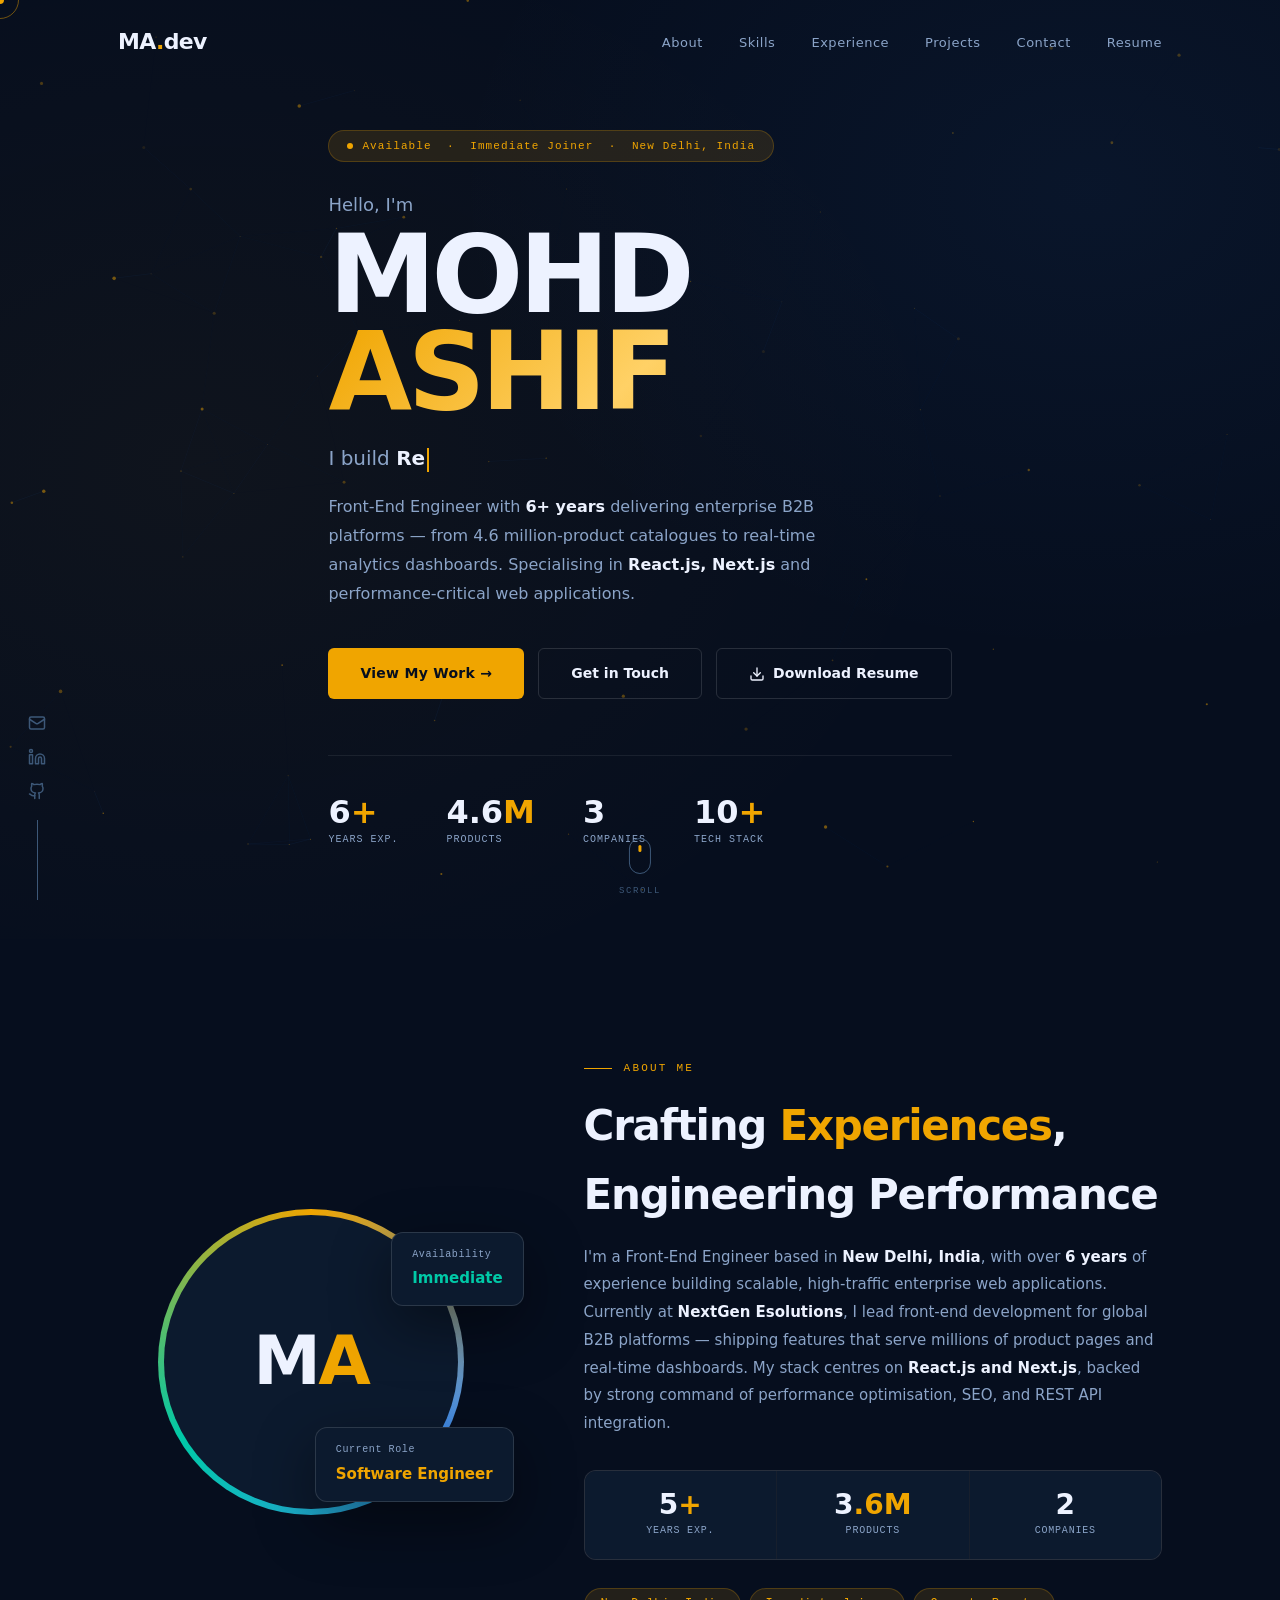
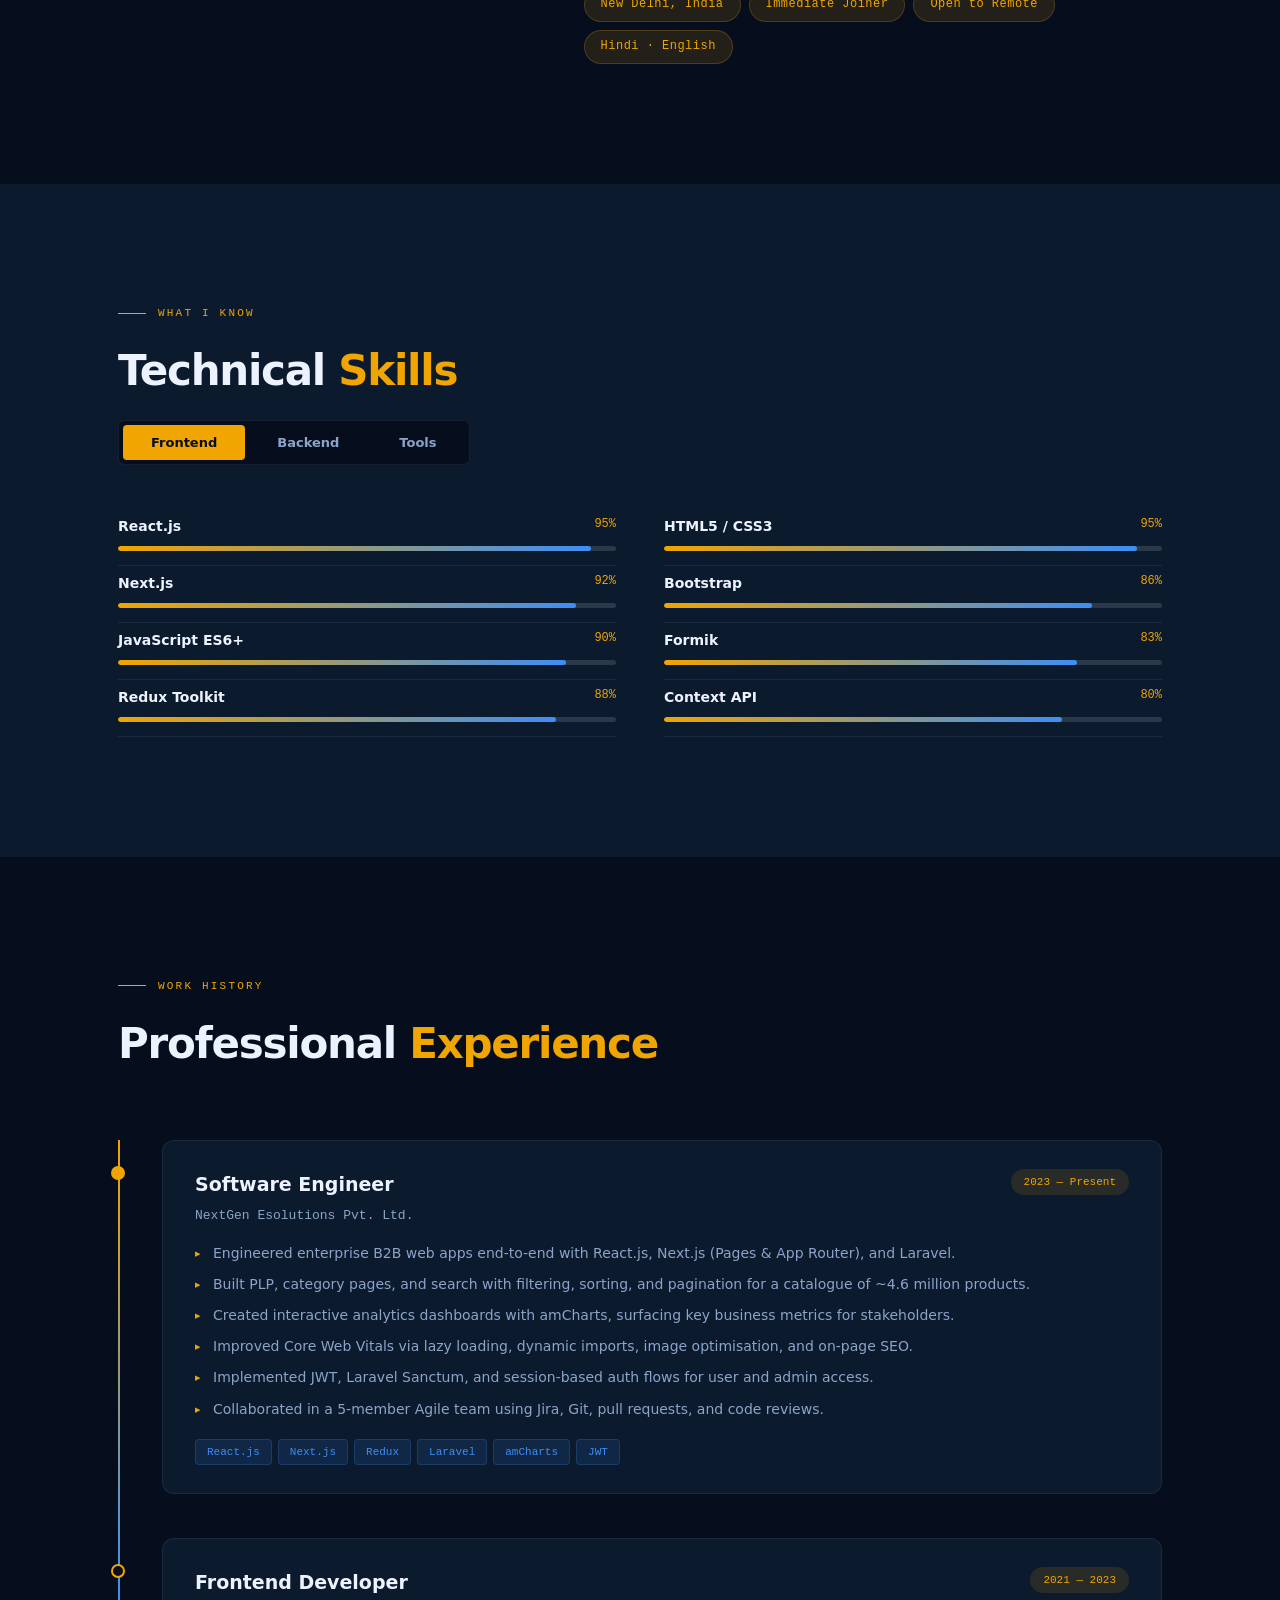
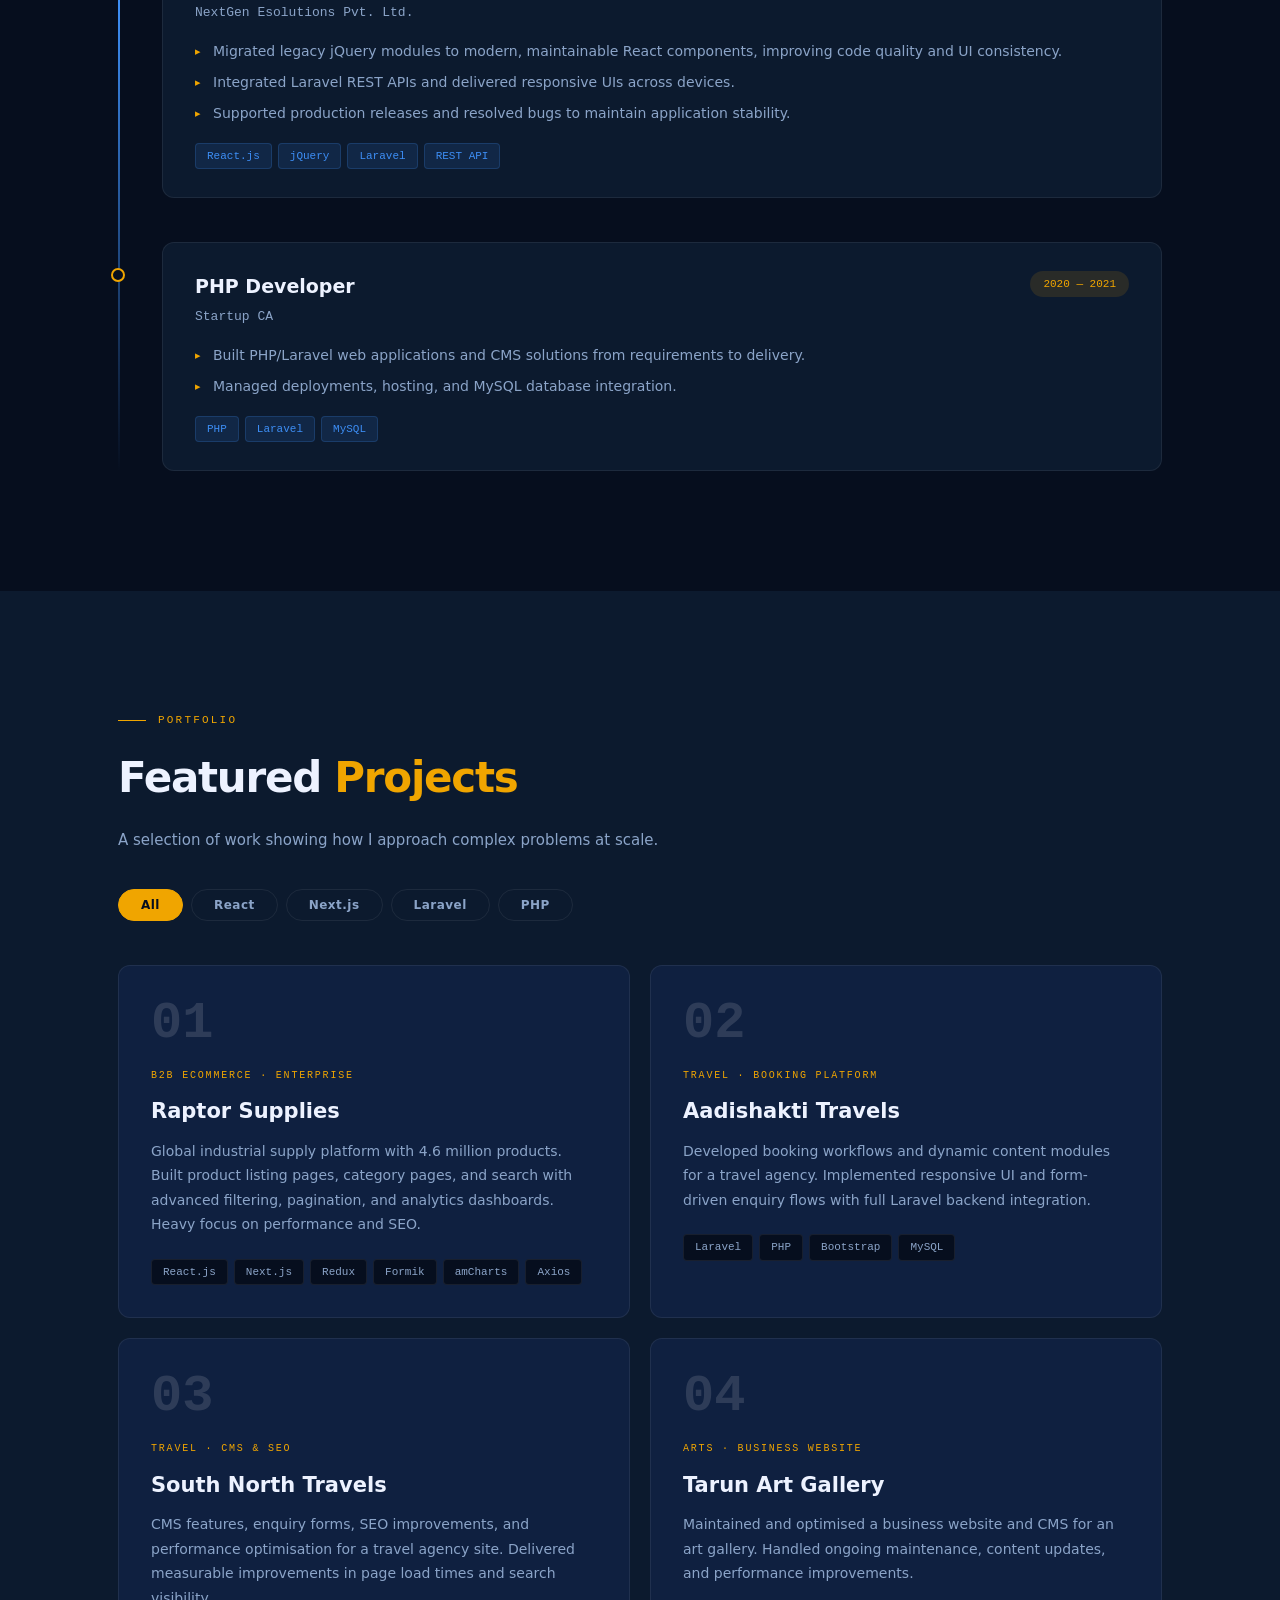
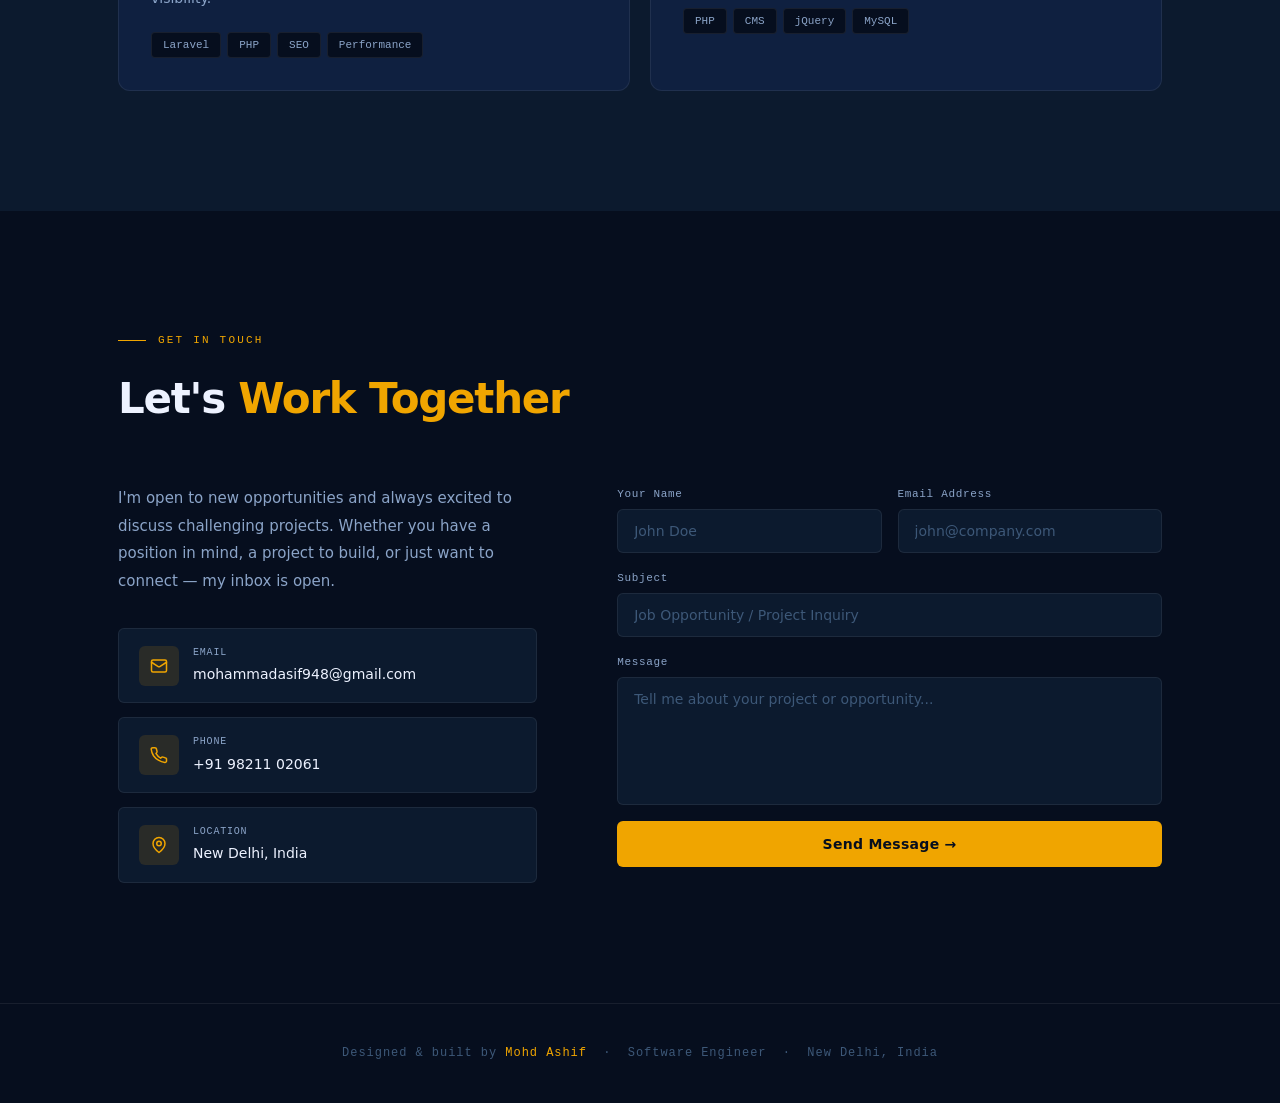
<file: index.html>
<!DOCTYPE html>
<html lang="en">
<head>
  <meta charset="UTF-8" />
  <meta name="viewport" content="width=device-width, initial-scale=1.0" />
  <title>Mohd Ashif — Software Engineer</title>
  <meta name="description" content="Mohd Ashif is a Front-End Engineer based in New Delhi, India, with 6+ years of experience building scalable, high-traffic enterprise web applications. Specialising in React.js and Next.js." />
  <link rel="stylesheet" href="assets/css/portfolio.css" />
</head>
<body>

<!-- ── PRELOADER ── -->
<div id="loader">
  <div class="ld-logo">M<em>A</em></div>
  <div class="ld-track"><div class="ld-bar"></div></div>
</div>

<!-- ── CURSOR ── -->
<div id="cur-dot"></div>
<div id="cur-ring"></div>

<!-- ── SCROLL PROGRESS ── -->
<div id="prog"></div>

<!-- ── BACK TO TOP ── -->
<button id="btt" aria-label="Back to top">&#8679;</button>

<!-- ── SOCIAL SIDEBAR ── -->
<div class="sidebar">
  <a href="mailto:mohammadasif948@gmail.com" title="Email">
    <svg width="18" height="18" viewBox="0 0 24 24" fill="none" stroke="currentColor" stroke-width="2" stroke-linecap="round" stroke-linejoin="round"><rect x="2" y="4" width="20" height="16" rx="2"/><path d="m22 7-8.97 5.7a1.94 1.94 0 0 1-2.06 0L2 7"/></svg>
  </a>
  <a href="https://www.linkedin.com/in/mohd-ashif-783567151/" target="_blank" rel="noopener" title="LinkedIn">
    <svg width="18" height="18" viewBox="0 0 24 24" fill="none" stroke="currentColor" stroke-width="2" stroke-linecap="round" stroke-linejoin="round"><path d="M16 8a6 6 0 0 1 6 6v7h-4v-7a2 2 0 0 0-2-2 2 2 0 0 0-2 2v7h-4v-7a6 6 0 0 1 6-6z"/><rect x="2" y="9" width="4" height="12"/><circle cx="4" cy="4" r="2"/></svg>
  </a>
  <a href="https://github.com/mohammad-ashif-cloud" target="_blank" rel="noopener" title="GitHub">
    <svg width="18" height="18" viewBox="0 0 24 24" fill="none" stroke="currentColor" stroke-width="2" stroke-linecap="round" stroke-linejoin="round"><path d="M15 22v-4a4.8 4.8 0 0 0-1-3.5c3 0 6-2 6-5.5.08-1.25-.27-2.48-1-3.5.28-1.15.28-2.35 0-3.5 0 0-1 0-3 1.5-2.64-.5-5.36-.5-8 0C6 2 5 2 5 2c-.3 1.15-.3 2.35 0 3.5A5.403 5.403 0 0 0 4 9c0 3.5 3 5.5 6 5.5-.39.49-.68 1.05-.85 1.65-.17.6-.22 1.23-.15 1.85v4"/><path d="M9 18c-4.51 2-5-2-7-2"/></svg>
  </a>
</div>

<!-- ── HEADER ── -->
<header id="hdr">
  <div class="hdr-in">
    <a href="#" class="logo">MA<em>.</em>dev</a>
    <ul class="nav-list">
      <li><a href="#about">About</a></li>
      <li><a href="#skills">Skills</a></li>
      <li><a href="#exp">Experience</a></li>
      <li><a href="#proj">Projects</a></li>
      <li><a href="#contact">Contact</a></li>
      <li><a href="assets/files/Mohd_Ashif_Resume.pdf" download="Mohd_Ashif_Resume.pdf">Resume</a></li>
    </ul>
    <button class="burger" id="burger" aria-label="Menu">
      <span></span><span></span><span></span>
    </button>
  </div>
</header>

<!-- ── MOBILE MENU ── -->
<div id="mob">
  <nav>
    <a href="#about">About</a>
    <a href="#skills">Skills</a>
    <a href="#exp">Experience</a>
    <a href="#proj">Projects</a>
    <a href="#contact">Contact</a>
    <a href="assets/files/Mohd_Ashif_Resume.pdf" download="Mohd_Ashif_Resume.pdf">Resume</a>
  </nav>
</div>

<!-- ══════════════ HERO ══════════════ -->
<section id="hero">
  <canvas id="canvas"></canvas>
  <div class="hero-gfx"></div>
  <div class="wrap">
    <div class="hero-body">
      <div class="hero-pill reveal"><div class="pill-dot"></div>Available &nbsp;&middot;&nbsp; Immediate Joiner &nbsp;&middot;&nbsp; New Delhi, India</div>
      <p class="hero-hi reveal d1">Hello, I'm</p>
      <h1 class="hero-name reveal d2">
        <span class="f">MOHD</span>
        <span class="l">ASHIF</span>
      </h1>
      <p class="typed-line reveal d3">I build <strong id="typed"></strong><span id="tcursor"></span></p>
      <p class="hero-desc reveal d4">
        Front-End Engineer with <strong>6+ years</strong> delivering enterprise B2B platforms &mdash;
        from 4.6 million-product catalogues to real-time analytics dashboards.
        Specialising in <strong>React.js, Next.js</strong> and performance-critical web applications.
      </p>
      <div class="cta-row reveal d4">
        <a href="#proj" class="btn-p">View My Work &rarr;</a>
        <a href="#contact" class="btn-s">Get in Touch</a>
        <a href="assets/files/Mohd_Ashif_Resume.pdf" class="btn-s" download="Mohd_Ashif_Resume.pdf">
          <svg width="16" height="16" viewBox="0 0 24 24" fill="none" stroke="currentColor" stroke-width="2" stroke-linecap="round" stroke-linejoin="round"><path d="M21 15v4a2 2 0 0 1-2 2H5a2 2 0 0 1-2-2v-4"/><polyline points="7 10 12 15 17 10"/><line x1="12" y1="15" x2="12" y2="3"/></svg>
          Download Resume
        </a>
      </div>
      <div class="hero-nums reveal">
        <div class="hnum"><div class="hnum-n">6<em>+</em></div><div class="hnum-l">Years Exp.</div></div>
        <div class="hnum"><div class="hnum-n">4.6<em>M</em></div><div class="hnum-l">Products</div></div>
        <div class="hnum"><div class="hnum-n">3</div><div class="hnum-l">Companies</div></div>
        <div class="hnum"><div class="hnum-n">10<em>+</em></div><div class="hnum-l">Tech Stack</div></div>
      </div>
    </div>
  </div>
  <div class="scroll-ind"><div class="scroll-mouse"></div><span>Scroll</span></div>
</section>

<!-- ══════════════ ABOUT ══════════════ -->
<section id="about">
  <div class="wrap">
    <div class="about-grid">
      <div class="av-wrap reveal">
        <div class="av-frame">
          <div class="av-spin"></div>
          <div class="av-inner">M<em>A</em></div>
        </div>
        <div class="av-badge">
          <div class="av-badge-l">Current Role</div>
          <div class="av-badge-v">Software Engineer</div>
        </div>
        <div class="av-badge-2" style="top:20px;right:-20px;background:var(--bg-2);border:1px solid var(--border-2);border-radius:var(--r);padding:14px 20px;box-shadow:var(--shadow)">
          <div class="av-badge-l">Availability</div>
          <div class="av-badge-v" style="color:var(--teal)">Immediate</div>
        </div>
      </div>
      <div>
        <div class="tag reveal">About Me</div>
        <h2 class="h2 reveal d1">Crafting <em>Experiences</em>,<br>Engineering Performance</h2>
        <p class="about-text reveal d2">
          I'm a Front-End Engineer based in <strong>New Delhi, India</strong>, with over <strong>6 years</strong>
          of experience building scalable, high-traffic enterprise web applications. Currently at
          <strong>NextGen Esolutions</strong>, I lead front-end development for global B2B platforms &mdash;
          shipping features that serve millions of product pages and real-time dashboards.
          My stack centres on <strong>React.js and Next.js</strong>, backed by strong command of
          performance optimisation, SEO, and REST API integration.
        </p>
        <div class="cnt-grid reveal d3">
          <div class="cnt-cell">
            <div class="cnt-n"><span class="cnt" data-t="6">0</span><em>+</em></div>
            <div class="cnt-l">Years Exp.</div>
          </div>
          <div class="cnt-cell">
            <div class="cnt-n"><span class="cnt" data-t="4">0</span><em>.6M</em></div>
            <div class="cnt-l">Products</div>
          </div>
          <div class="cnt-cell">
            <div class="cnt-n"><span class="cnt" data-t="3">0</span></div>
            <div class="cnt-l">Companies</div>
          </div>
        </div>
        <div class="about-chips reveal d4">
          <span class="chip">New Delhi, India</span>
          <span class="chip">Immediate Joiner</span>
          <span class="chip">Open to Remote</span>
          <span class="chip">Hindi &middot; English</span>
        </div>
      </div>
    </div>
  </div>
</section>

<!-- ══════════════ SKILLS ══════════════ -->
<section id="skills">
  <div class="wrap">
    <div class="tag reveal">What I Know</div>
    <h2 class="h2 reveal d1">Technical <em>Skills</em></h2>
    <div class="tab-row reveal d2">
      <button class="tbtn on" data-tab="fe">Frontend</button>
      <button class="tbtn" data-tab="be">Backend</button>
      <button class="tbtn" data-tab="tl">Tools</button>
    </div>

    <div class="tpane on" id="pfe">
      <div class="sk-grid">
        <div>
          <div class="sk-item" data-lv="95"><div class="sk-top"><span class="sk-name">React.js</span><span class="sk-pct">95%</span></div><div class="bar-track"><div class="bar-fill"></div></div></div>
          <div class="sk-item" data-lv="92"><div class="sk-top"><span class="sk-name">Next.js</span><span class="sk-pct">92%</span></div><div class="bar-track"><div class="bar-fill"></div></div></div>
          <div class="sk-item" data-lv="90"><div class="sk-top"><span class="sk-name">JavaScript ES6+</span><span class="sk-pct">90%</span></div><div class="bar-track"><div class="bar-fill"></div></div></div>
          <div class="sk-item" data-lv="88"><div class="sk-top"><span class="sk-name">Redux Toolkit</span><span class="sk-pct">88%</span></div><div class="bar-track"><div class="bar-fill"></div></div></div>
        </div>
        <div>
          <div class="sk-item" data-lv="95"><div class="sk-top"><span class="sk-name">HTML5 / CSS3</span><span class="sk-pct">95%</span></div><div class="bar-track"><div class="bar-fill"></div></div></div>
          <div class="sk-item" data-lv="86"><div class="sk-top"><span class="sk-name">Bootstrap</span><span class="sk-pct">86%</span></div><div class="bar-track"><div class="bar-fill"></div></div></div>
          <div class="sk-item" data-lv="83"><div class="sk-top"><span class="sk-name">Formik</span><span class="sk-pct">83%</span></div><div class="bar-track"><div class="bar-fill"></div></div></div>
          <div class="sk-item" data-lv="80"><div class="sk-top"><span class="sk-name">Context API</span><span class="sk-pct">80%</span></div><div class="bar-track"><div class="bar-fill"></div></div></div>
        </div>
      </div>
    </div>

    <div class="tpane" id="pbe">
      <div class="sk-grid">
        <div>
          <div class="sk-item" data-lv="85"><div class="sk-top"><span class="sk-name">Laravel</span><span class="sk-pct">85%</span></div><div class="bar-track"><div class="bar-fill"></div></div></div>
          <div class="sk-item" data-lv="80"><div class="sk-top"><span class="sk-name">PHP</span><span class="sk-pct">80%</span></div><div class="bar-track"><div class="bar-fill"></div></div></div>
          <div class="sk-item" data-lv="90"><div class="sk-top"><span class="sk-name">REST APIs / Axios</span><span class="sk-pct">90%</span></div><div class="bar-track"><div class="bar-fill"></div></div></div>
        </div>
        <div>
          <div class="sk-item" data-lv="78"><div class="sk-top"><span class="sk-name">MySQL</span><span class="sk-pct">78%</span></div><div class="bar-track"><div class="bar-fill"></div></div></div>
          <div class="sk-item" data-lv="83"><div class="sk-top"><span class="sk-name">JWT / Laravel Sanctum</span><span class="sk-pct">83%</span></div><div class="bar-track"><div class="bar-fill"></div></div></div>
          <div class="sk-item" data-lv="76"><div class="sk-top"><span class="sk-name">amCharts</span><span class="sk-pct">76%</span></div><div class="bar-track"><div class="bar-fill"></div></div></div>
        </div>
      </div>
    </div>

    <div class="tpane" id="ptl">
      <div class="tool-wrap">
        <div class="tool-chip"><div class="td g"></div>Git &amp; GitHub</div>
        <div class="tool-chip"><div class="td b"></div>Jira</div>
        <div class="tool-chip"><div class="td t"></div>Postman</div>
        <div class="tool-chip"><div class="td g"></div>npm</div>
        <div class="tool-chip"><div class="td b"></div>VS Code</div>
        <div class="tool-chip"><div class="td t"></div>Agile / Scrum</div>
        <div class="tool-chip"><div class="td g"></div>Code Reviews</div>
        <div class="tool-chip"><div class="td b"></div>Core Web Vitals</div>
        <div class="tool-chip"><div class="td t"></div>SEO Optimisation</div>
        <div class="tool-chip"><div class="td g"></div>Lazy Loading</div>
        <div class="tool-chip"><div class="td b"></div>Image Optimisation</div>
        <div class="tool-chip"><div class="td t"></div>Cross-browser Testing</div>
      </div>
    </div>
  </div>
</section>

<!-- ══════════════ EXPERIENCE ══════════════ -->
<section id="exp">
  <div class="wrap">
    <div class="tag reveal">Work History</div>
    <h2 class="h2 reveal d1">Professional <em>Experience</em></h2>
    <div style="height:48px"></div>
    <div class="tl">
      <div class="tl-item reveal">
        <div class="tl-dot live"></div>
        <div class="tl-card">
          <div class="tl-head">
            <div class="tl-role">Software Engineer</div>
            <div class="tl-when">2023 &mdash; Present</div>
          </div>
          <div class="tl-co">NextGen Esolutions Pvt. Ltd.</div>
          <ul class="tl-pts">
            <li>Engineered enterprise B2B web apps end-to-end with React.js, Next.js (Pages &amp; App Router), and Laravel.</li>
            <li>Built PLP, category pages, and search with filtering, sorting, and pagination for a catalogue of ~4.6 million products.</li>
            <li>Created interactive analytics dashboards with amCharts, surfacing key business metrics for stakeholders.</li>
            <li>Improved Core Web Vitals via lazy loading, dynamic imports, image optimisation, and on-page SEO.</li>
            <li>Implemented JWT, Laravel Sanctum, and session-based auth flows for user and admin access.</li>
            <li>Collaborated in a 5-member Agile team using Jira, Git, pull requests, and code reviews.</li>
          </ul>
          <div class="tl-tags">
            <span class="tl-tag">React.js</span><span class="tl-tag">Next.js</span>
            <span class="tl-tag">Redux</span><span class="tl-tag">Laravel</span>
            <span class="tl-tag">amCharts</span><span class="tl-tag">JWT</span>
          </div>
        </div>
      </div>
      <div class="tl-item reveal d1">
        <div class="tl-dot"></div>
        <div class="tl-card">
          <div class="tl-head">
            <div class="tl-role">Frontend Developer</div>
            <div class="tl-when">2021 &mdash; 2023</div>
          </div>
          <div class="tl-co">NextGen Esolutions Pvt. Ltd.</div>
          <ul class="tl-pts">
            <li>Migrated legacy jQuery modules to modern, maintainable React components, improving code quality and UI consistency.</li>
            <li>Integrated Laravel REST APIs and delivered responsive UIs across devices.</li>
            <li>Supported production releases and resolved bugs to maintain application stability.</li>
          </ul>
          <div class="tl-tags">
            <span class="tl-tag">React.js</span><span class="tl-tag">jQuery</span>
            <span class="tl-tag">Laravel</span><span class="tl-tag">REST API</span>
          </div>
        </div>
      </div>
      <div class="tl-item reveal d2">
        <div class="tl-dot"></div>
        <div class="tl-card">
          <div class="tl-head">
            <div class="tl-role">PHP Developer</div>
            <div class="tl-when">2020 &mdash; 2021</div>
          </div>
          <div class="tl-co">Startup CA</div>
          <ul class="tl-pts">
            <li>Built PHP/Laravel web applications and CMS solutions from requirements to delivery.</li>
            <li>Managed deployments, hosting, and MySQL database integration.</li>
          </ul>
          <div class="tl-tags">
            <span class="tl-tag">PHP</span><span class="tl-tag">Laravel</span><span class="tl-tag">MySQL</span>
          </div>
        </div>
      </div>
    </div>
  </div>
</section>

<!-- ══════════════ PROJECTS ══════════════ -->
<section id="proj">
  <div class="wrap">
    <div class="tag reveal">Portfolio</div>
    <h2 class="h2 reveal d1">Featured <em>Projects</em></h2>
    <p class="sub reveal d2" style="margin-bottom:36px">A selection of work showing how I approach complex problems at scale.</p>
    <div class="filter-row reveal d2">
      <button class="fbtn on" data-f="all">All</button>
      <button class="fbtn" data-f="react">React</button>
      <button class="fbtn" data-f="nextjs">Next.js</button>
      <button class="fbtn" data-f="laravel">Laravel</button>
      <button class="fbtn" data-f="php">PHP</button>
    </div>
    <div class="proj-grid">
      <div class="pcard tilt reveal" data-tags="react nextjs redux">
        <div class="p-num">01</div>
        <div class="p-cat">B2B eCommerce &middot; Enterprise</div>
        <h3 class="p-name">Raptor Supplies</h3>
        <p class="p-desc">Global industrial supply platform with 4.6 million products. Built product listing pages, category pages, and search with advanced filtering, pagination, and analytics dashboards. Heavy focus on performance and SEO.</p>
        <div class="p-tags">
          <span class="p-tag">React.js</span><span class="p-tag">Next.js</span>
          <span class="p-tag">Redux</span><span class="p-tag">Formik</span>
          <span class="p-tag">amCharts</span><span class="p-tag">Axios</span>
        </div>
      </div>
      <div class="pcard tilt reveal d1" data-tags="laravel php">
        <div class="p-num">02</div>
        <div class="p-cat">Travel &middot; Booking Platform</div>
        <h3 class="p-name">Aadishakti Travels</h3>
        <p class="p-desc">Developed booking workflows and dynamic content modules for a travel agency. Implemented responsive UI and form-driven enquiry flows with full Laravel backend integration.</p>
        <div class="p-tags">
          <span class="p-tag">Laravel</span><span class="p-tag">PHP</span>
          <span class="p-tag">Bootstrap</span><span class="p-tag">MySQL</span>
        </div>
      </div>
      <div class="pcard tilt reveal d2" data-tags="laravel php">
        <div class="p-num">03</div>
        <div class="p-cat">Travel &middot; CMS &amp; SEO</div>
        <h3 class="p-name">South North Travels</h3>
        <p class="p-desc">CMS features, enquiry forms, SEO improvements, and performance optimisation for a travel agency site. Delivered measurable improvements in page load times and search visibility.</p>
        <div class="p-tags">
          <span class="p-tag">Laravel</span><span class="p-tag">PHP</span>
          <span class="p-tag">SEO</span><span class="p-tag">Performance</span>
        </div>
      </div>
      <div class="pcard tilt reveal d3" data-tags="php">
        <div class="p-num">04</div>
        <div class="p-cat">Arts &middot; Business Website</div>
        <h3 class="p-name">Tarun Art Gallery</h3>
        <p class="p-desc">Maintained and optimised a business website and CMS for an art gallery. Handled ongoing maintenance, content updates, and performance improvements.</p>
        <div class="p-tags">
          <span class="p-tag">PHP</span><span class="p-tag">CMS</span>
          <span class="p-tag">jQuery</span><span class="p-tag">MySQL</span>
        </div>
      </div>
    </div>
  </div>
</section>

<!-- ══════════════ CONTACT ══════════════ -->
<section id="contact">
  <div class="wrap">
    <div class="tag reveal">Get in Touch</div>
    <h2 class="h2 reveal d1">Let's <em>Work Together</em></h2>
    <div class="con-grid">
      <div>
        <p class="con-intro reveal d2">
          I'm open to new opportunities and always excited to discuss challenging projects.
          Whether you have a position in mind, a project to build, or just want to connect &mdash;
          my inbox is open.
        </p>
        <div class="con-links reveal d3">
          <a href="mailto:mohammadasif948@gmail.com" class="con-link">
            <div class="con-icon">
              <svg width="18" height="18" viewBox="0 0 24 24" fill="none" stroke="currentColor" stroke-width="2" stroke-linecap="round" stroke-linejoin="round"><rect x="2" y="4" width="20" height="16" rx="2"/><path d="m22 7-8.97 5.7a1.94 1.94 0 0 1-2.06 0L2 7"/></svg>
            </div>
            <div><div class="con-lbl">Email</div><div class="con-val">mohammadasif948@gmail.com</div></div>
          </a>
          <a href="tel:+919821102061" class="con-link">
            <div class="con-icon">
              <svg width="18" height="18" viewBox="0 0 24 24" fill="none" stroke="currentColor" stroke-width="2" stroke-linecap="round" stroke-linejoin="round"><path d="M22 16.92v3a2 2 0 0 1-2.18 2 19.79 19.79 0 0 1-8.63-3.07A19.5 19.5 0 0 1 4.69 13a19.79 19.79 0 0 1-3.07-8.67A2 2 0 0 1 3.6 2.18h3a2 2 0 0 1 2 1.72 12.84 12.84 0 0 0 .7 2.81 2 2 0 0 1-.45 2.11L7.91 9.91a16 16 0 0 0 6.29 6.29l.91-.91a2 2 0 0 1 2.11-.45 12.84 12.84 0 0 0 2.81.7A2 2 0 0 1 22 16.92z"/></svg>
            </div>
            <div><div class="con-lbl">Phone</div><div class="con-val">+91 98211 02061</div></div>
          </a>
          <div class="con-link">
            <div class="con-icon">
              <svg width="18" height="18" viewBox="0 0 24 24" fill="none" stroke="currentColor" stroke-width="2" stroke-linecap="round" stroke-linejoin="round"><path d="M20 10c0 6-8 12-8 12s-8-6-8-12a8 8 0 0 1 16 0Z"/><circle cx="12" cy="10" r="3"/></svg>
            </div>
            <div><div class="con-lbl">Location</div><div class="con-val">New Delhi, India</div></div>
          </div>
        </div>
      </div>
      <div class="reveal d2">
        <form class="form" id="cform">
          <div class="form-row">
            <div class="fld"><label>Your Name</label><input type="text" name="name" placeholder="John Doe" required /></div>
            <div class="fld"><label>Email Address</label><input type="email" name="email" placeholder="john@company.com" required /></div>
          </div>
          <div class="fld"><label>Subject</label><input type="text" name="subject" placeholder="Job Opportunity / Project Inquiry" required /></div>
          <div class="fld"><label>Message</label><textarea name="message" placeholder="Tell me about your project or opportunity..." required></textarea></div>
          <button type="submit" class="form-btn" id="form-btn">Send Message &rarr;</button>
        </form>
        <div class="form-ok" id="fok">
          &#10003;&nbsp; Message received! I'll get back to you within 24 hours.
        </div>
      </div>
    </div>
  </div>
</section>

<!-- ── FOOTER ── -->
<footer>
  <div class="wrap">
    <p class="foot">Designed &amp; built by <em>Mohd Ashif</em> &nbsp;&middot;&nbsp; Software Engineer &nbsp;&middot;&nbsp; New Delhi, India</p>
  </div>
</footer>

<script src="assets/js/portfolio.js"></script>

</body>
</html>
</file>
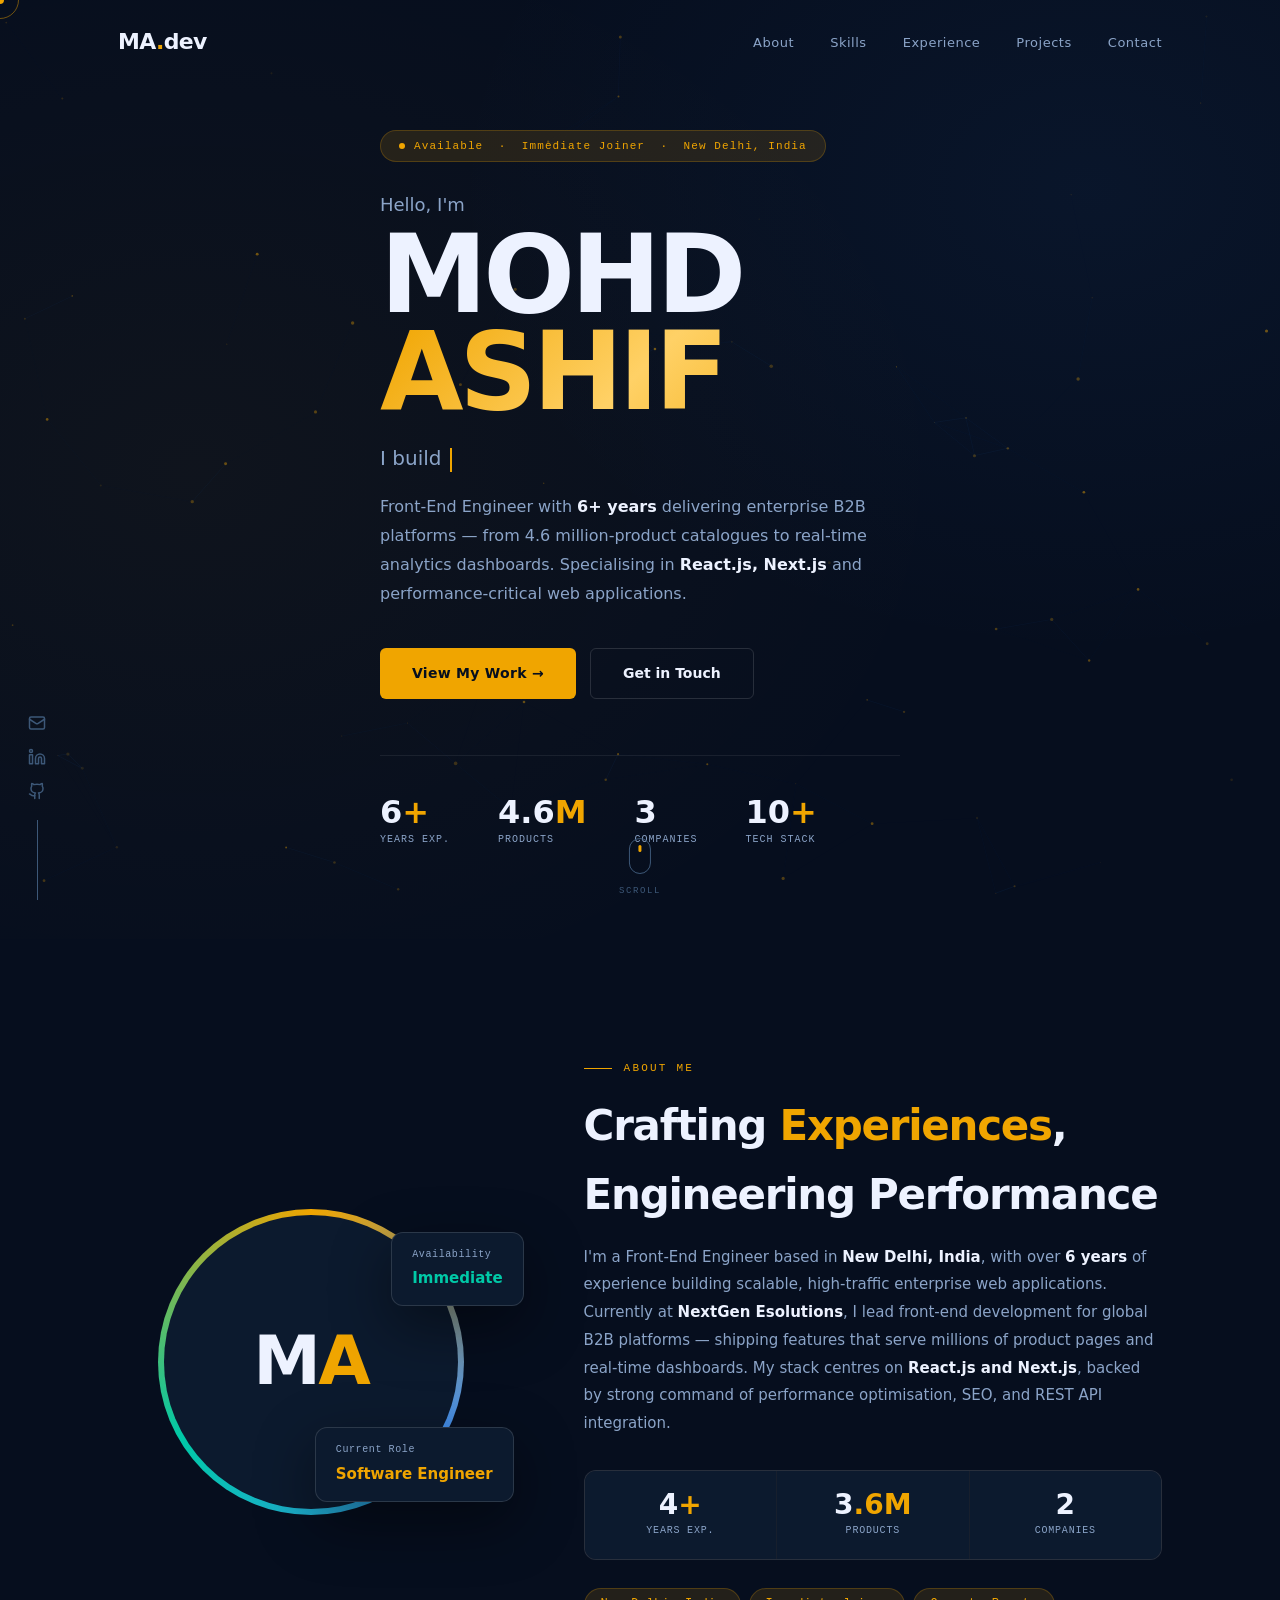
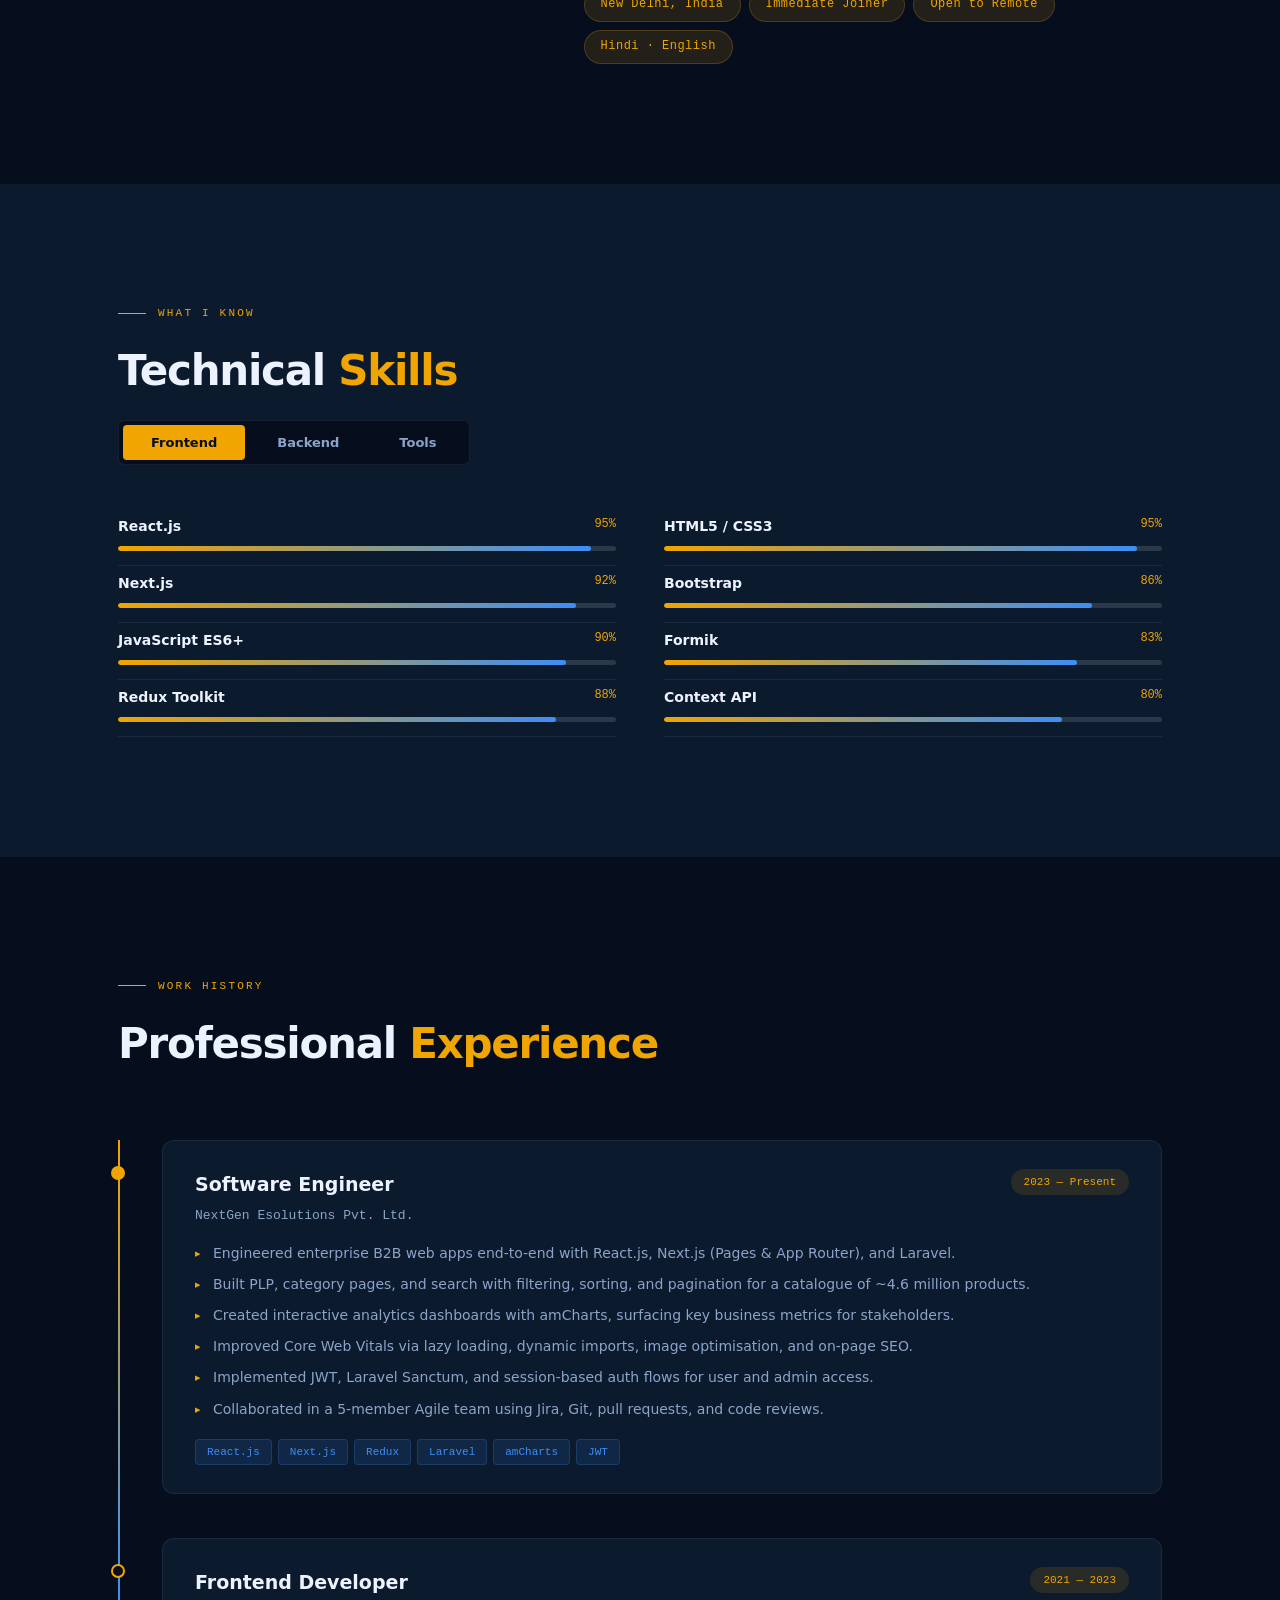
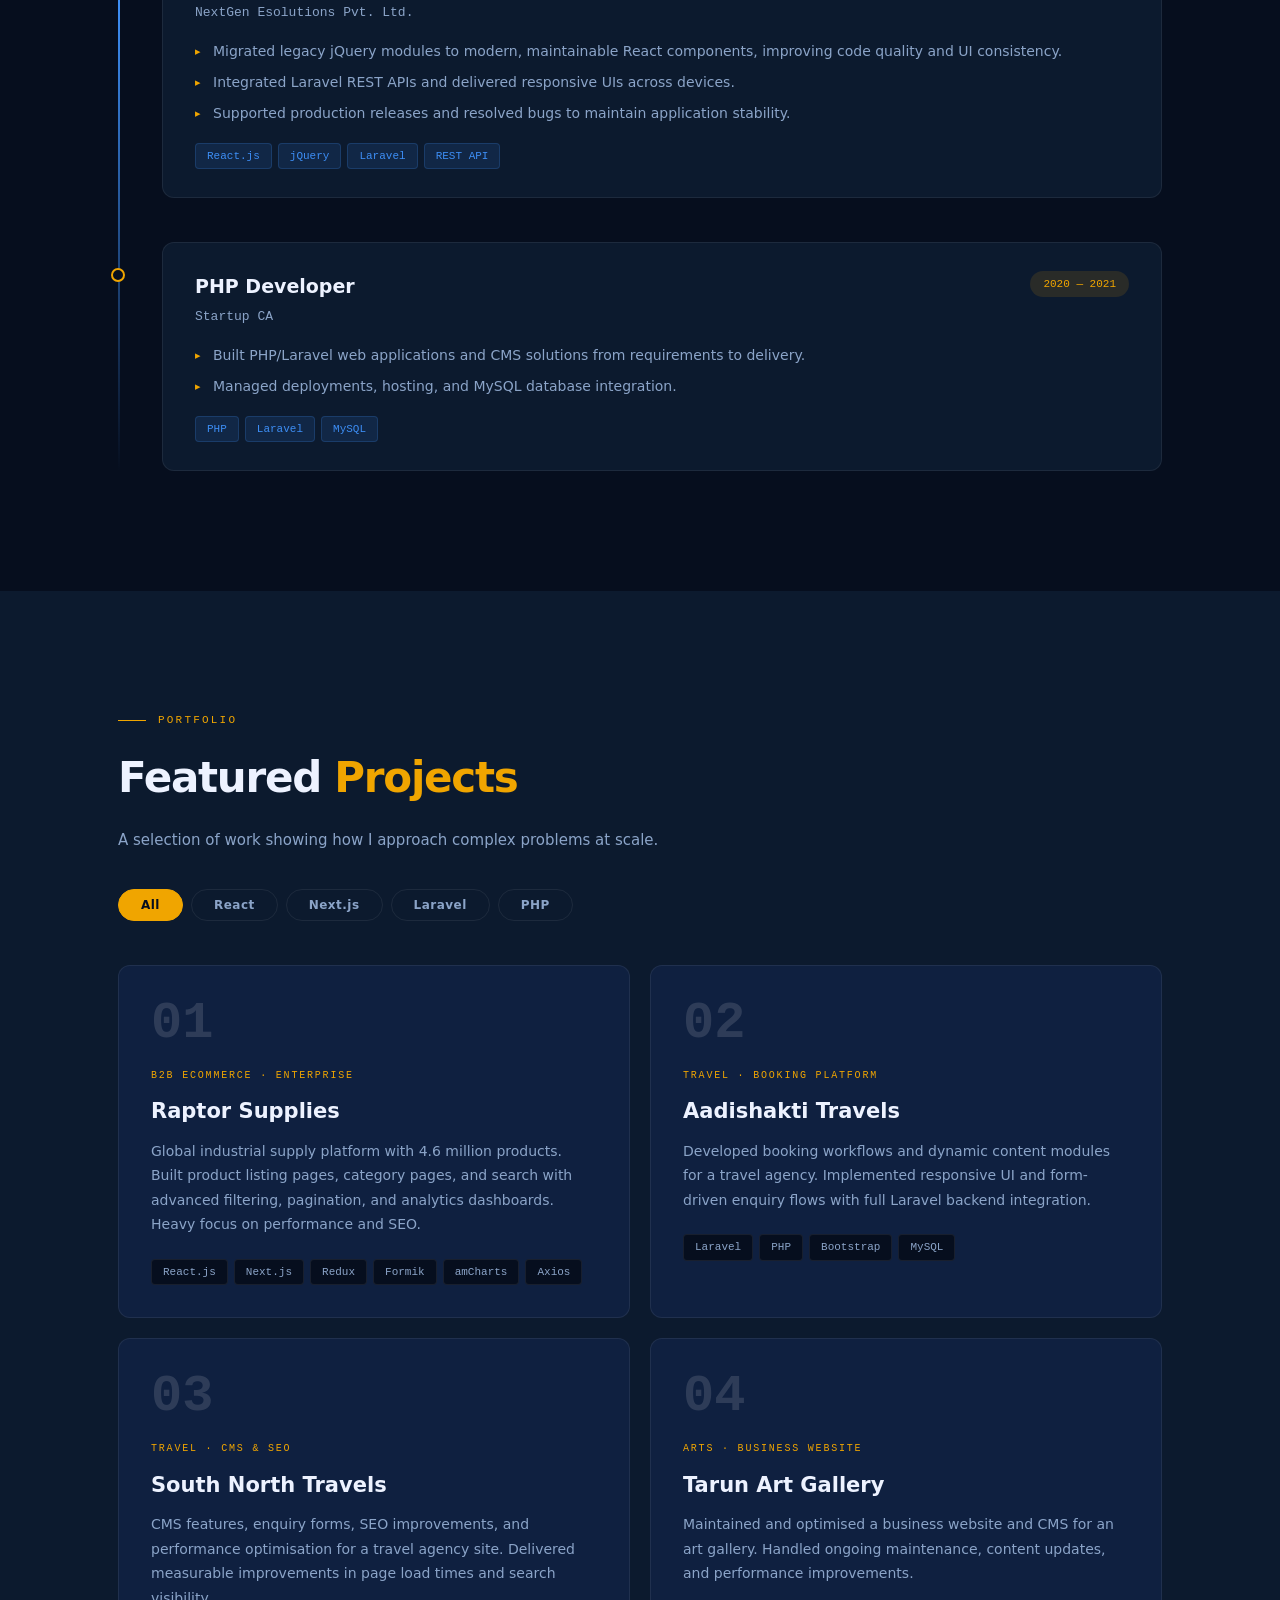
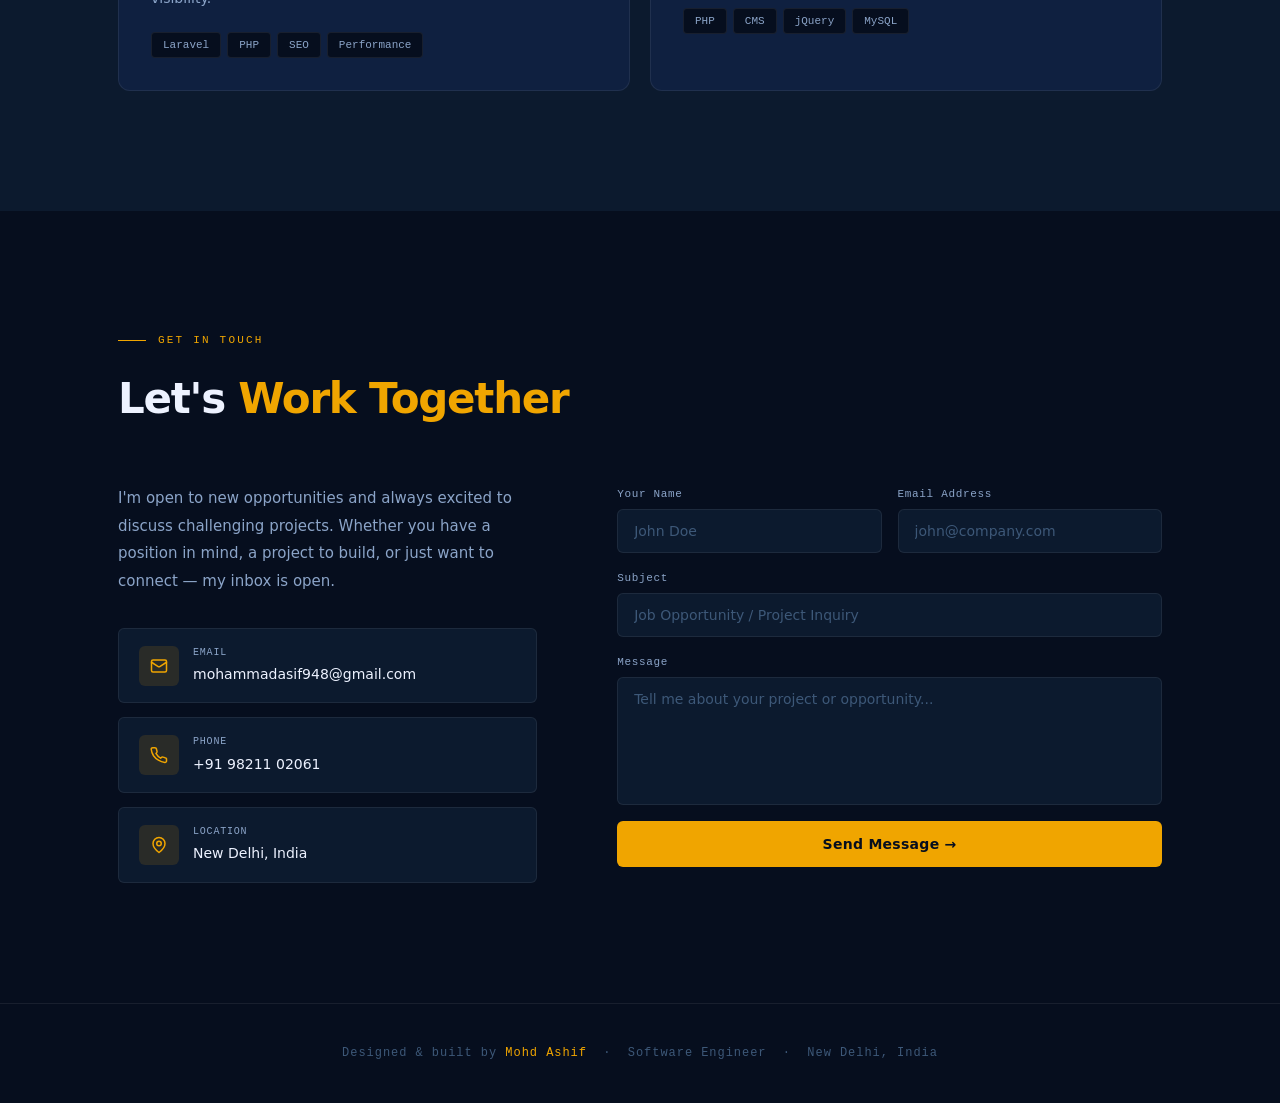
<file: portfolio.html>
<!DOCTYPE html>
<html lang="en">
<head>
  <meta charset="UTF-8" />
  <meta name="viewport" content="width=device-width, initial-scale=1.0" />
  <title>Mohd Ashif — Software Engineer</title>
  <meta name="description" content="Mohd Ashif is a Front-End Engineer based in New Delhi, India, with 6+ years of experience building scalable, high-traffic enterprise web applications. Specialising in React.js and Next.js." />
  <link rel="stylesheet" href="assets/css/portfolio.css" />
</head>
<body>

<!-- ── PRELOADER ── -->
<div id="loader">
  <div class="ld-logo">M<em>A</em></div>
  <div class="ld-track"><div class="ld-bar"></div></div>
</div>

<!-- ── CURSOR ── -->
<div id="cur-dot"></div>
<div id="cur-ring"></div>

<!-- ── SCROLL PROGRESS ── -->
<div id="prog"></div>

<!-- ── BACK TO TOP ── -->
<button id="btt" aria-label="Back to top">&#8679;</button>

<!-- ── SOCIAL SIDEBAR ── -->
<div class="sidebar">
  <a href="mailto:mohammadasif948@gmail.com" title="Email">
    <svg width="18" height="18" viewBox="0 0 24 24" fill="none" stroke="currentColor" stroke-width="2" stroke-linecap="round" stroke-linejoin="round"><rect x="2" y="4" width="20" height="16" rx="2"/><path d="m22 7-8.97 5.7a1.94 1.94 0 0 1-2.06 0L2 7"/></svg>
  </a>
  <a href="https://www.linkedin.com/in/mohd-ashif-783567151/" target="_blank" rel="noopener" title="LinkedIn">
    <svg width="18" height="18" viewBox="0 0 24 24" fill="none" stroke="currentColor" stroke-width="2" stroke-linecap="round" stroke-linejoin="round"><path d="M16 8a6 6 0 0 1 6 6v7h-4v-7a2 2 0 0 0-2-2 2 2 0 0 0-2 2v7h-4v-7a6 6 0 0 1 6-6z"/><rect x="2" y="9" width="4" height="12"/><circle cx="4" cy="4" r="2"/></svg>
  </a>
  <a href="https://github.com/mohammad-ashif-cloud" target="_blank" rel="noopener" title="GitHub">
    <svg width="18" height="18" viewBox="0 0 24 24" fill="none" stroke="currentColor" stroke-width="2" stroke-linecap="round" stroke-linejoin="round"><path d="M15 22v-4a4.8 4.8 0 0 0-1-3.5c3 0 6-2 6-5.5.08-1.25-.27-2.48-1-3.5.28-1.15.28-2.35 0-3.5 0 0-1 0-3 1.5-2.64-.5-5.36-.5-8 0C6 2 5 2 5 2c-.3 1.15-.3 2.35 0 3.5A5.403 5.403 0 0 0 4 9c0 3.5 3 5.5 6 5.5-.39.49-.68 1.05-.85 1.65-.17.6-.22 1.23-.15 1.85v4"/><path d="M9 18c-4.51 2-5-2-7-2"/></svg>
  </a>
</div>

<!-- ── HEADER ── -->
<header id="hdr">
  <div class="hdr-in">
    <a href="#" class="logo">MA<em>.</em>dev</a>
    <ul class="nav-list">
      <li><a href="#about">About</a></li>
      <li><a href="#skills">Skills</a></li>
      <li><a href="#exp">Experience</a></li>
      <li><a href="#proj">Projects</a></li>
      <li><a href="#contact">Contact</a></li>
    </ul>
    <button class="burger" id="burger" aria-label="Menu">
      <span></span><span></span><span></span>
    </button>
  </div>
</header>

<!-- ── MOBILE MENU ── -->
<div id="mob">
  <nav>
    <a href="#about">About</a>
    <a href="#skills">Skills</a>
    <a href="#exp">Experience</a>
    <a href="#proj">Projects</a>
    <a href="#contact">Contact</a>
  </nav>
</div>

<!-- ══════════════ HERO ══════════════ -->
<section id="hero">
  <canvas id="canvas"></canvas>
  <div class="hero-gfx"></div>
  <div class="wrap">
    <div class="hero-body">
      <div class="hero-pill reveal"><div class="pill-dot"></div>Available &nbsp;&middot;&nbsp; Immediate Joiner &nbsp;&middot;&nbsp; New Delhi, India</div>
      <p class="hero-hi reveal d1">Hello, I'm</p>
      <h1 class="hero-name reveal d2">
        <span class="f">MOHD</span>
        <span class="l">ASHIF</span>
      </h1>
      <p class="typed-line reveal d3">I build <strong id="typed"></strong><span id="tcursor"></span></p>
      <p class="hero-desc reveal d4">
        Front-End Engineer with <strong>6+ years</strong> delivering enterprise B2B platforms &mdash;
        from 4.6 million-product catalogues to real-time analytics dashboards.
        Specialising in <strong>React.js, Next.js</strong> and performance-critical web applications.
      </p>
      <div class="cta-row reveal d4">
        <a href="#proj" class="btn-p">View My Work &rarr;</a>
        <a href="#contact" class="btn-s">Get in Touch</a>
      </div>
      <div class="hero-nums reveal">
        <div class="hnum"><div class="hnum-n">6<em>+</em></div><div class="hnum-l">Years Exp.</div></div>
        <div class="hnum"><div class="hnum-n">4.6<em>M</em></div><div class="hnum-l">Products</div></div>
        <div class="hnum"><div class="hnum-n">3</div><div class="hnum-l">Companies</div></div>
        <div class="hnum"><div class="hnum-n">10<em>+</em></div><div class="hnum-l">Tech Stack</div></div>
      </div>
    </div>
  </div>
  <div class="scroll-ind"><div class="scroll-mouse"></div><span>Scroll</span></div>
</section>

<!-- ══════════════ ABOUT ══════════════ -->
<section id="about">
  <div class="wrap">
    <div class="about-grid">
      <div class="av-wrap reveal">
        <div class="av-frame">
          <div class="av-spin"></div>
          <div class="av-inner">M<em>A</em></div>
        </div>
        <div class="av-badge">
          <div class="av-badge-l">Current Role</div>
          <div class="av-badge-v">Software Engineer</div>
        </div>
        <div class="av-badge-2" style="top:20px;right:-20px;background:var(--bg-2);border:1px solid var(--border-2);border-radius:var(--r);padding:14px 20px;box-shadow:var(--shadow)">
          <div class="av-badge-l">Availability</div>
          <div class="av-badge-v" style="color:var(--teal)">Immediate</div>
        </div>
      </div>
      <div>
        <div class="tag reveal">About Me</div>
        <h2 class="h2 reveal d1">Crafting <em>Experiences</em>,<br>Engineering Performance</h2>
        <p class="about-text reveal d2">
          I'm a Front-End Engineer based in <strong>New Delhi, India</strong>, with over <strong>6 years</strong>
          of experience building scalable, high-traffic enterprise web applications. Currently at
          <strong>NextGen Esolutions</strong>, I lead front-end development for global B2B platforms &mdash;
          shipping features that serve millions of product pages and real-time dashboards.
          My stack centres on <strong>React.js and Next.js</strong>, backed by strong command of
          performance optimisation, SEO, and REST API integration.
        </p>
        <div class="cnt-grid reveal d3">
          <div class="cnt-cell">
            <div class="cnt-n"><span class="cnt" data-t="6">0</span><em>+</em></div>
            <div class="cnt-l">Years Exp.</div>
          </div>
          <div class="cnt-cell">
            <div class="cnt-n"><span class="cnt" data-t="4">0</span><em>.6M</em></div>
            <div class="cnt-l">Products</div>
          </div>
          <div class="cnt-cell">
            <div class="cnt-n"><span class="cnt" data-t="3">0</span></div>
            <div class="cnt-l">Companies</div>
          </div>
        </div>
        <div class="about-chips reveal d4">
          <span class="chip">New Delhi, India</span>
          <span class="chip">Immediate Joiner</span>
          <span class="chip">Open to Remote</span>
          <span class="chip">Hindi &middot; English</span>
        </div>
      </div>
    </div>
  </div>
</section>

<!-- ══════════════ SKILLS ══════════════ -->
<section id="skills">
  <div class="wrap">
    <div class="tag reveal">What I Know</div>
    <h2 class="h2 reveal d1">Technical <em>Skills</em></h2>
    <div class="tab-row reveal d2">
      <button class="tbtn on" data-tab="fe">Frontend</button>
      <button class="tbtn" data-tab="be">Backend</button>
      <button class="tbtn" data-tab="tl">Tools</button>
    </div>

    <div class="tpane on" id="pfe">
      <div class="sk-grid">
        <div>
          <div class="sk-item" data-lv="95"><div class="sk-top"><span class="sk-name">React.js</span><span class="sk-pct">95%</span></div><div class="bar-track"><div class="bar-fill"></div></div></div>
          <div class="sk-item" data-lv="92"><div class="sk-top"><span class="sk-name">Next.js</span><span class="sk-pct">92%</span></div><div class="bar-track"><div class="bar-fill"></div></div></div>
          <div class="sk-item" data-lv="90"><div class="sk-top"><span class="sk-name">JavaScript ES6+</span><span class="sk-pct">90%</span></div><div class="bar-track"><div class="bar-fill"></div></div></div>
          <div class="sk-item" data-lv="88"><div class="sk-top"><span class="sk-name">Redux Toolkit</span><span class="sk-pct">88%</span></div><div class="bar-track"><div class="bar-fill"></div></div></div>
        </div>
        <div>
          <div class="sk-item" data-lv="95"><div class="sk-top"><span class="sk-name">HTML5 / CSS3</span><span class="sk-pct">95%</span></div><div class="bar-track"><div class="bar-fill"></div></div></div>
          <div class="sk-item" data-lv="86"><div class="sk-top"><span class="sk-name">Bootstrap</span><span class="sk-pct">86%</span></div><div class="bar-track"><div class="bar-fill"></div></div></div>
          <div class="sk-item" data-lv="83"><div class="sk-top"><span class="sk-name">Formik</span><span class="sk-pct">83%</span></div><div class="bar-track"><div class="bar-fill"></div></div></div>
          <div class="sk-item" data-lv="80"><div class="sk-top"><span class="sk-name">Context API</span><span class="sk-pct">80%</span></div><div class="bar-track"><div class="bar-fill"></div></div></div>
        </div>
      </div>
    </div>

    <div class="tpane" id="pbe">
      <div class="sk-grid">
        <div>
          <div class="sk-item" data-lv="85"><div class="sk-top"><span class="sk-name">Laravel</span><span class="sk-pct">85%</span></div><div class="bar-track"><div class="bar-fill"></div></div></div>
          <div class="sk-item" data-lv="80"><div class="sk-top"><span class="sk-name">PHP</span><span class="sk-pct">80%</span></div><div class="bar-track"><div class="bar-fill"></div></div></div>
          <div class="sk-item" data-lv="90"><div class="sk-top"><span class="sk-name">REST APIs / Axios</span><span class="sk-pct">90%</span></div><div class="bar-track"><div class="bar-fill"></div></div></div>
        </div>
        <div>
          <div class="sk-item" data-lv="78"><div class="sk-top"><span class="sk-name">MySQL</span><span class="sk-pct">78%</span></div><div class="bar-track"><div class="bar-fill"></div></div></div>
          <div class="sk-item" data-lv="83"><div class="sk-top"><span class="sk-name">JWT / Laravel Sanctum</span><span class="sk-pct">83%</span></div><div class="bar-track"><div class="bar-fill"></div></div></div>
          <div class="sk-item" data-lv="76"><div class="sk-top"><span class="sk-name">amCharts</span><span class="sk-pct">76%</span></div><div class="bar-track"><div class="bar-fill"></div></div></div>
        </div>
      </div>
    </div>

    <div class="tpane" id="ptl">
      <div class="tool-wrap">
        <div class="tool-chip"><div class="td g"></div>Git &amp; GitHub</div>
        <div class="tool-chip"><div class="td b"></div>Jira</div>
        <div class="tool-chip"><div class="td t"></div>Postman</div>
        <div class="tool-chip"><div class="td g"></div>npm</div>
        <div class="tool-chip"><div class="td b"></div>VS Code</div>
        <div class="tool-chip"><div class="td t"></div>Agile / Scrum</div>
        <div class="tool-chip"><div class="td g"></div>Code Reviews</div>
        <div class="tool-chip"><div class="td b"></div>Core Web Vitals</div>
        <div class="tool-chip"><div class="td t"></div>SEO Optimisation</div>
        <div class="tool-chip"><div class="td g"></div>Lazy Loading</div>
        <div class="tool-chip"><div class="td b"></div>Image Optimisation</div>
        <div class="tool-chip"><div class="td t"></div>Cross-browser Testing</div>
      </div>
    </div>
  </div>
</section>

<!-- ══════════════ EXPERIENCE ══════════════ -->
<section id="exp">
  <div class="wrap">
    <div class="tag reveal">Work History</div>
    <h2 class="h2 reveal d1">Professional <em>Experience</em></h2>
    <div style="height:48px"></div>
    <div class="tl">
      <div class="tl-item reveal">
        <div class="tl-dot live"></div>
        <div class="tl-card">
          <div class="tl-head">
            <div class="tl-role">Software Engineer</div>
            <div class="tl-when">2023 &mdash; Present</div>
          </div>
          <div class="tl-co">NextGen Esolutions Pvt. Ltd.</div>
          <ul class="tl-pts">
            <li>Engineered enterprise B2B web apps end-to-end with React.js, Next.js (Pages &amp; App Router), and Laravel.</li>
            <li>Built PLP, category pages, and search with filtering, sorting, and pagination for a catalogue of ~4.6 million products.</li>
            <li>Created interactive analytics dashboards with amCharts, surfacing key business metrics for stakeholders.</li>
            <li>Improved Core Web Vitals via lazy loading, dynamic imports, image optimisation, and on-page SEO.</li>
            <li>Implemented JWT, Laravel Sanctum, and session-based auth flows for user and admin access.</li>
            <li>Collaborated in a 5-member Agile team using Jira, Git, pull requests, and code reviews.</li>
          </ul>
          <div class="tl-tags">
            <span class="tl-tag">React.js</span><span class="tl-tag">Next.js</span>
            <span class="tl-tag">Redux</span><span class="tl-tag">Laravel</span>
            <span class="tl-tag">amCharts</span><span class="tl-tag">JWT</span>
          </div>
        </div>
      </div>
      <div class="tl-item reveal d1">
        <div class="tl-dot"></div>
        <div class="tl-card">
          <div class="tl-head">
            <div class="tl-role">Frontend Developer</div>
            <div class="tl-when">2021 &mdash; 2023</div>
          </div>
          <div class="tl-co">NextGen Esolutions Pvt. Ltd.</div>
          <ul class="tl-pts">
            <li>Migrated legacy jQuery modules to modern, maintainable React components, improving code quality and UI consistency.</li>
            <li>Integrated Laravel REST APIs and delivered responsive UIs across devices.</li>
            <li>Supported production releases and resolved bugs to maintain application stability.</li>
          </ul>
          <div class="tl-tags">
            <span class="tl-tag">React.js</span><span class="tl-tag">jQuery</span>
            <span class="tl-tag">Laravel</span><span class="tl-tag">REST API</span>
          </div>
        </div>
      </div>
      <div class="tl-item reveal d2">
        <div class="tl-dot"></div>
        <div class="tl-card">
          <div class="tl-head">
            <div class="tl-role">PHP Developer</div>
            <div class="tl-when">2020 &mdash; 2021</div>
          </div>
          <div class="tl-co">Startup CA</div>
          <ul class="tl-pts">
            <li>Built PHP/Laravel web applications and CMS solutions from requirements to delivery.</li>
            <li>Managed deployments, hosting, and MySQL database integration.</li>
          </ul>
          <div class="tl-tags">
            <span class="tl-tag">PHP</span><span class="tl-tag">Laravel</span><span class="tl-tag">MySQL</span>
          </div>
        </div>
      </div>
    </div>
  </div>
</section>

<!-- ══════════════ PROJECTS ══════════════ -->
<section id="proj">
  <div class="wrap">
    <div class="tag reveal">Portfolio</div>
    <h2 class="h2 reveal d1">Featured <em>Projects</em></h2>
    <p class="sub reveal d2" style="margin-bottom:36px">A selection of work showing how I approach complex problems at scale.</p>
    <div class="filter-row reveal d2">
      <button class="fbtn on" data-f="all">All</button>
      <button class="fbtn" data-f="react">React</button>
      <button class="fbtn" data-f="nextjs">Next.js</button>
      <button class="fbtn" data-f="laravel">Laravel</button>
      <button class="fbtn" data-f="php">PHP</button>
    </div>
    <div class="proj-grid">
      <div class="pcard tilt reveal" data-tags="react nextjs redux">
        <div class="p-num">01</div>
        <div class="p-cat">B2B eCommerce &middot; Enterprise</div>
        <h3 class="p-name">Raptor Supplies</h3>
        <p class="p-desc">Global industrial supply platform with 4.6 million products. Built product listing pages, category pages, and search with advanced filtering, pagination, and analytics dashboards. Heavy focus on performance and SEO.</p>
        <div class="p-tags">
          <span class="p-tag">React.js</span><span class="p-tag">Next.js</span>
          <span class="p-tag">Redux</span><span class="p-tag">Formik</span>
          <span class="p-tag">amCharts</span><span class="p-tag">Axios</span>
        </div>
      </div>
      <div class="pcard tilt reveal d1" data-tags="laravel php">
        <div class="p-num">02</div>
        <div class="p-cat">Travel &middot; Booking Platform</div>
        <h3 class="p-name">Aadishakti Travels</h3>
        <p class="p-desc">Developed booking workflows and dynamic content modules for a travel agency. Implemented responsive UI and form-driven enquiry flows with full Laravel backend integration.</p>
        <div class="p-tags">
          <span class="p-tag">Laravel</span><span class="p-tag">PHP</span>
          <span class="p-tag">Bootstrap</span><span class="p-tag">MySQL</span>
        </div>
      </div>
      <div class="pcard tilt reveal d2" data-tags="laravel php">
        <div class="p-num">03</div>
        <div class="p-cat">Travel &middot; CMS &amp; SEO</div>
        <h3 class="p-name">South North Travels</h3>
        <p class="p-desc">CMS features, enquiry forms, SEO improvements, and performance optimisation for a travel agency site. Delivered measurable improvements in page load times and search visibility.</p>
        <div class="p-tags">
          <span class="p-tag">Laravel</span><span class="p-tag">PHP</span>
          <span class="p-tag">SEO</span><span class="p-tag">Performance</span>
        </div>
      </div>
      <div class="pcard tilt reveal d3" data-tags="php">
        <div class="p-num">04</div>
        <div class="p-cat">Arts &middot; Business Website</div>
        <h3 class="p-name">Tarun Art Gallery</h3>
        <p class="p-desc">Maintained and optimised a business website and CMS for an art gallery. Handled ongoing maintenance, content updates, and performance improvements.</p>
        <div class="p-tags">
          <span class="p-tag">PHP</span><span class="p-tag">CMS</span>
          <span class="p-tag">jQuery</span><span class="p-tag">MySQL</span>
        </div>
      </div>
    </div>
  </div>
</section>

<!-- ══════════════ CONTACT ══════════════ -->
<section id="contact">
  <div class="wrap">
    <div class="tag reveal">Get in Touch</div>
    <h2 class="h2 reveal d1">Let's <em>Work Together</em></h2>
    <div class="con-grid">
      <div>
        <p class="con-intro reveal d2">
          I'm open to new opportunities and always excited to discuss challenging projects.
          Whether you have a position in mind, a project to build, or just want to connect &mdash;
          my inbox is open.
        </p>
        <div class="con-links reveal d3">
          <a href="mailto:mohammadasif948@gmail.com" class="con-link">
            <div class="con-icon">
              <svg width="18" height="18" viewBox="0 0 24 24" fill="none" stroke="currentColor" stroke-width="2" stroke-linecap="round" stroke-linejoin="round"><rect x="2" y="4" width="20" height="16" rx="2"/><path d="m22 7-8.97 5.7a1.94 1.94 0 0 1-2.06 0L2 7"/></svg>
            </div>
            <div><div class="con-lbl">Email</div><div class="con-val">mohammadasif948@gmail.com</div></div>
          </a>
          <a href="tel:+919821102061" class="con-link">
            <div class="con-icon">
              <svg width="18" height="18" viewBox="0 0 24 24" fill="none" stroke="currentColor" stroke-width="2" stroke-linecap="round" stroke-linejoin="round"><path d="M22 16.92v3a2 2 0 0 1-2.18 2 19.79 19.79 0 0 1-8.63-3.07A19.5 19.5 0 0 1 4.69 13a19.79 19.79 0 0 1-3.07-8.67A2 2 0 0 1 3.6 2.18h3a2 2 0 0 1 2 1.72 12.84 12.84 0 0 0 .7 2.81 2 2 0 0 1-.45 2.11L7.91 9.91a16 16 0 0 0 6.29 6.29l.91-.91a2 2 0 0 1 2.11-.45 12.84 12.84 0 0 0 2.81.7A2 2 0 0 1 22 16.92z"/></svg>
            </div>
            <div><div class="con-lbl">Phone</div><div class="con-val">+91 98211 02061</div></div>
          </a>
          <div class="con-link">
            <div class="con-icon">
              <svg width="18" height="18" viewBox="0 0 24 24" fill="none" stroke="currentColor" stroke-width="2" stroke-linecap="round" stroke-linejoin="round"><path d="M20 10c0 6-8 12-8 12s-8-6-8-12a8 8 0 0 1 16 0Z"/><circle cx="12" cy="10" r="3"/></svg>
            </div>
            <div><div class="con-lbl">Location</div><div class="con-val">New Delhi, India</div></div>
          </div>
        </div>
      </div>
      <div class="reveal d2">
        <form class="form" id="cform">
          <div class="form-row">
            <div class="fld"><label>Your Name</label><input type="text" placeholder="John Doe" required /></div>
            <div class="fld"><label>Email Address</label><input type="email" placeholder="john@company.com" required /></div>
          </div>
          <div class="fld"><label>Subject</label><input type="text" placeholder="Job Opportunity / Project Inquiry" required /></div>
          <div class="fld"><label>Message</label><textarea placeholder="Tell me about your project or opportunity..." required></textarea></div>
          <button type="submit" class="form-btn">Send Message &rarr;</button>
        </form>
        <div class="form-ok" id="fok">
          &#10003;&nbsp; Message received! I'll get back to you within 24 hours.
        </div>
      </div>
    </div>
  </div>
</section>

<!-- ── FOOTER ── -->
<footer>
  <div class="wrap">
    <p class="foot">Designed &amp; built by <em>Mohd Ashif</em> &nbsp;&middot;&nbsp; Software Engineer &nbsp;&middot;&nbsp; New Delhi, India</p>
  </div>
</footer>

<script src="assets/js/portfolio.js"></script>

</body>
</html>
</file>
<file: assets/css/portfolio.css>
/* ══════════════════════════════════════
    TOKENS
══════════════════════════════════════ */
:root {
    --bg:        #060E1E;
    --bg-2:      #0C1A2E;
    --bg-3:      #0F2040;
    --text:      #EDF2FF;
    --text-2:    #8BA4C8;
    --text-3:    #3D5878;
    --gold:      #F0A500;
    --gold-d:    rgba(240,165,0,.12);
    --gold-g:    rgba(240,165,0,.25);
    --blue:      #3D8EF5;
    --blue-d:    rgba(61,142,245,.12);
    --teal:      #00C9A7;
    --border:    rgba(255,255,255,.07);
    --border-2:  rgba(255,255,255,.13);
    --shadow:    0 20px 60px rgba(0,0,0,.45);
    --font:      'Segoe UI',system-ui,-apple-system,sans-serif;
    --mono:      'Cascadia Code','Consolas','Courier New',monospace;
    --r:         12px;
    --r-s:       6px;
    --ease:      cubic-bezier(.4,0,.2,1);
}

/* ══════════════════════════════════════
    RESET
══════════════════════════════════════ */
*,*::before,*::after{box-sizing:border-box;margin:0;padding:0}
html{scroll-behavior:smooth;overflow-x:hidden}
body{background:var(--bg);color:var(--text);font-family:var(--font);font-size:16px;line-height:1.65;overflow-x:hidden;cursor:none;-webkit-font-smoothing:antialiased}
a{color:inherit;text-decoration:none}
button{cursor:none;border:none;background:none;font-family:inherit}
ul{list-style:none}

/* ══════════════════════════════════════
    CUSTOM CURSOR
══════════════════════════════════════ */
#cur-dot{
    position:fixed;top:0;left:0;width:8px;height:8px;
    background:var(--gold);border-radius:50%;pointer-events:none;
    z-index:9999;transform:translate(-50%,-50%);
    transition:transform .1s,background .25s,width .25s,height .25s;
}
#cur-ring{
    position:fixed;top:0;left:0;width:38px;height:38px;
    border:1.5px solid rgba(240,165,0,.45);border-radius:50%;
    pointer-events:none;z-index:9998;transform:translate(-50%,-50%);
}
#cur-dot.hov{transform:translate(-50%,-50%) scale(2.2);background:var(--blue)}
#cur-ring.hov{width:58px;height:58px;border-color:rgba(61,142,245,.35)}

/* ══════════════════════════════════════
    SCROLL PROGRESS
══════════════════════════════════════ */
#prog{
    position:fixed;top:0;left:0;height:3px;width:0%;
    background:linear-gradient(90deg,var(--gold),var(--blue),var(--teal));
    z-index:2000;transition:width .08s linear;
}

/* ══════════════════════════════════════
    PRELOADER
══════════════════════════════════════ */
#loader{
    position:fixed;inset:0;background:var(--bg);z-index:10000;
    display:flex;flex-direction:column;align-items:center;justify-content:center;gap:28px;
    transition:opacity .6s var(--ease),visibility .6s;
}
#loader.out{opacity:0;visibility:hidden}
.ld-logo{font-size:64px;font-weight:900;letter-spacing:-.04em}
.ld-logo em{color:var(--gold);font-style:normal}
.ld-track{width:200px;height:2px;background:var(--border-2);border-radius:2px;overflow:hidden}
.ld-bar{height:100%;width:0%;background:linear-gradient(90deg,var(--gold),var(--blue));animation:ldbar 1.6s var(--ease) forwards}
@keyframes ldbar{0%{width:0}60%{width:68%}100%{width:100%}}

/* ══════════════════════════════════════
    HEADER
══════════════════════════════════════ */
#hdr{
    position:fixed;inset:0 0 auto;z-index:1000;
    transition:background .3s,border-color .3s,padding .3s;
}
#hdr.stuck .hdr-in{
    background:rgba(6,14,30,.92);backdrop-filter:blur(20px);
    border-bottom:1px solid var(--border);padding-top:14px;padding-bottom:14px;
}
.hdr-in{
    max-width:1140px;margin:0 auto;
    display:flex;align-items:center;justify-content:space-between;
    padding:24px 48px;transition:padding .3s var(--ease);
}
.logo{font-size:22px;font-weight:900;letter-spacing:-.03em}
.logo em{color:var(--gold);font-style:normal}
.nav-list{display:flex;gap:36px}
.nav-list a{
    font-size:13px;color:var(--text-2);letter-spacing:.04em;font-weight:500;
    position:relative;transition:color .2s;
}
.nav-list a::after{
    content:'';position:absolute;bottom:-4px;left:0;
    width:0;height:1px;background:var(--gold);transition:width .3s;
}
.nav-list a:hover,.nav-list a.on{color:var(--gold)}
.nav-list a:hover::after,.nav-list a.on::after{width:100%}
.burger{display:none;flex-direction:column;gap:5px;padding:4px;z-index:1001}
.burger span{display:block;width:24px;height:2px;background:var(--text);border-radius:2px;transition:transform .3s var(--ease),opacity .2s}
.burger.x span:nth-child(1){transform:translateY(7px) rotate(45deg)}
.burger.x span:nth-child(2){opacity:0}
.burger.x span:nth-child(3){transform:translateY(-7px) rotate(-45deg)}

/* ══════════════════════════════════════
    MOBILE MENU
══════════════════════════════════════ */
#mob{
    position:fixed;inset:0;background:rgba(6,14,30,.97);backdrop-filter:blur(20px);
    z-index:999;display:flex;align-items:center;justify-content:center;
    opacity:0;visibility:hidden;transition:opacity .35s var(--ease),visibility .35s;
}
#mob.on{opacity:1;visibility:visible}
#mob nav{display:flex;flex-direction:column;align-items:center;gap:36px}
#mob nav a{font-size:34px;font-weight:800;color:var(--text-2);transition:color .2s}
#mob nav a:hover{color:var(--gold)}

/* ══════════════════════════════════════
    LAYOUT HELPERS
══════════════════════════════════════ */
.wrap{max-width:1140px;margin:0 auto;padding:0 48px}
.tag{
    font-family:var(--mono);font-size:11px;color:var(--gold);
    letter-spacing:.2em;text-transform:uppercase;
    display:flex;align-items:center;gap:12px;margin-bottom:14px;
}
.tag::before{content:'';display:block;width:28px;height:1px;background:var(--gold);flex-shrink:0}
.h2{font-size:clamp(28px,4vw,42px);font-weight:900;letter-spacing:-.03em;margin-bottom:14px}
.h2 em{color:var(--gold);font-style:normal}
.sub{font-size:15px;color:var(--text-2);max-width:560px;line-height:1.75}
.reveal{opacity:0;transform:translateY(30px);transition:opacity .7s var(--ease),transform .7s var(--ease)}
.reveal.d1{transition-delay:.1s}.reveal.d2{transition-delay:.2s}
.reveal.d3{transition-delay:.3s}.reveal.d4{transition-delay:.4s}
.reveal.in{opacity:1;transform:none}

/* ══════════════════════════════════════
    SOCIAL SIDEBAR
══════════════════════════════════════ */
.sidebar{
    position:fixed;left:28px;bottom:0;z-index:200;
    display:flex;flex-direction:column;align-items:center;gap:16px;
}
.sidebar a{color:var(--text-3);transition:color .2s,transform .2s;display:flex}
.sidebar a:hover{color:var(--gold);transform:translateY(-3px)}
.sidebar::after{content:'';display:block;width:1px;height:80px;background:var(--text-3);margin-top:4px}

/* ══════════════════════════════════════
    HERO
══════════════════════════════════════ */
#hero{min-height:100vh;position:relative;display:flex;align-items:center;overflow:hidden}
#canvas{position:absolute;inset:0;z-index:0}
.hero-gfx{
    position:absolute;inset:0;z-index:1;
    background:
    radial-gradient(ellipse 60% 60% at 15% 50%,rgba(240,165,0,.04),transparent),
    radial-gradient(ellipse 50% 50% at 85% 20%,rgba(61,142,245,.06),transparent);
}
.hero-body{position:relative;z-index:2;padding:130px 0 90px}
.hero-pill{
    display:inline-flex;align-items:center;gap:9px;
    padding:6px 18px;background:var(--gold-d);
    border:1px solid rgba(240,165,0,.22);border-radius:50px;
    font-family:var(--mono);font-size:11px;color:var(--gold);letter-spacing:.1em;
    margin-bottom:28px;
}
.pill-dot{width:6px;height:6px;background:var(--gold);border-radius:50%;animation:pdot 2s infinite}
@keyframes pdot{0%,100%{opacity:1;transform:scale(1)}50%{opacity:.4;transform:scale(.7)}}
.hero-hi{font-size:18px;color:var(--text-2);margin-bottom:6px}
.hero-name{
    font-size:clamp(54px,9vw,108px);font-weight:900;
    letter-spacing:-.04em;line-height:.9;margin-bottom:22px;
}
.hero-name .f{display:block;color:var(--text)}
.hero-name .l{
    display:block;
    background:linear-gradient(135deg,var(--gold) 0%,#FFD166 50%,#F0A500 100%);
    -webkit-background-clip:text;-webkit-text-fill-color:transparent;background-clip:text;
}
.typed-line{font-size:20px;color:var(--text-2);margin-bottom:18px;min-height:32px}
.typed-line strong{color:var(--text);font-weight:700}
#tcursor{display:inline-block;width:2px;height:24px;background:var(--gold);vertical-align:middle;margin-left:2px;animation:blink 1s step-end infinite}
@keyframes blink{0%,100%{opacity:1}50%{opacity:0}}
.hero-desc{font-size:16px;color:var(--text-2);max-width:520px;line-height:1.8;margin-bottom:40px}
.hero-desc strong{color:var(--text);font-weight:600}
.cta-row{display:flex;gap:14px;flex-wrap:wrap;margin-bottom:56px}
.btn-p{
    display:inline-flex;align-items:center;gap:8px;padding:14px 32px;
    background:var(--gold);color:#060E1E;font-weight:700;font-size:14px;
    border-radius:var(--r-s);letter-spacing:.02em;transition:background .2s,transform .2s,box-shadow .2s;
}
.btn-p:hover{background:#FFD166;transform:translateY(-3px);box-shadow:0 12px 32px var(--gold-g)}
.btn-s{
    display:inline-flex;align-items:center;gap:8px;padding:13px 32px;
    border:1.5px solid var(--border-2);color:var(--text);font-weight:600;font-size:14px;
    border-radius:var(--r-s);transition:border-color .2s,color .2s,transform .2s;
}
.btn-s:hover{border-color:var(--gold);color:var(--gold);transform:translateY(-3px)}
.hero-nums{display:flex;gap:48px;padding-top:40px;border-top:1px solid var(--border)}
.hnum{display:flex;flex-direction:column;gap:4px}
.hnum-n{font-size:32px;font-weight:900;color:var(--text);line-height:1}
.hnum-n em{color:var(--gold);font-style:normal}
.hnum-l{font-family:var(--mono);font-size:10px;color:var(--text-2);letter-spacing:.1em;text-transform:uppercase}
.scroll-ind{
    position:absolute;bottom:40px;left:50%;transform:translateX(-50%);
    display:flex;flex-direction:column;align-items:center;gap:10px;z-index:2;
}
.scroll-mouse{
    width:22px;height:36px;border:1.5px solid var(--text-3);border-radius:11px;position:relative;
}
.scroll-mouse::after{
    content:'';position:absolute;top:6px;left:50%;transform:translateX(-50%);
    width:3px;height:7px;background:var(--gold);border-radius:2px;
    animation:mscroll 1.6s ease infinite;
}
@keyframes mscroll{0%{top:6px;opacity:1}100%{top:18px;opacity:0}}
.scroll-ind span{font-family:var(--mono);font-size:9px;color:var(--text-3);letter-spacing:.18em;text-transform:uppercase}

/* ══════════════════════════════════════
    ABOUT
══════════════════════════════════════ */
#about{padding:120px 0}
.about-grid{display:grid;grid-template-columns:1fr 1.5fr;gap:80px;align-items:center}
.av-wrap{position:relative;display:flex;justify-content:center}
.av-frame{width:300px;height:300px;border-radius:50%;position:relative}
.av-spin{
    position:absolute;inset:-3px;border-radius:50%;
    background:conic-gradient(var(--gold),var(--blue),var(--teal),var(--gold));
    animation:spin 5s linear infinite;
}
@keyframes spin{to{transform:rotate(360deg)}}
.av-inner{
    position:absolute;inset:3px;border-radius:50%;background:var(--bg-2);
    display:flex;align-items:center;justify-content:center;
    font-size:68px;font-weight:900;letter-spacing:-.04em;overflow:hidden;
}
.av-inner em{color:var(--gold);font-style:normal}
.av-badge{
    position:absolute;bottom:10px;right:-10px;
    background:var(--bg-2);border:1px solid var(--border-2);
    border-radius:var(--r);padding:14px 20px;box-shadow:var(--shadow);
}
.av-badge-l{font-family:var(--mono);font-size:10px;color:var(--text-2);letter-spacing:.06em;margin-bottom:3px}
.av-badge-v{font-size:15px;font-weight:700;color:var(--gold)}
.av-badge-2{
    position:absolute;top:20px;right:-20px;
    background:var(--bg-2);border:1px solid var(--border-2);
    border-radius:var(--r);padding:14px 20px;box-shadow:var(--shadow);
}
.about-text{font-size:15px;color:var(--text-2);line-height:1.85;margin-bottom:32px}
.about-text strong{color:var(--text);font-weight:600}
.cnt-grid{display:grid;grid-template-columns:repeat(3,1fr);gap:1px;background:var(--border);border:1px solid var(--border);border-radius:var(--r);overflow:hidden;margin-bottom:28px}
.cnt-cell{background:var(--bg-2);padding:20px;text-align:center}
.cnt-n{font-size:28px;font-weight:900;color:var(--text);line-height:1;margin-bottom:4px}
.cnt-n em{color:var(--gold);font-style:normal}
.cnt-l{font-family:var(--mono);font-size:10px;color:var(--text-2);letter-spacing:.08em;text-transform:uppercase}
.about-chips{display:flex;flex-wrap:wrap;gap:8px}
.chip{
    padding:6px 16px;background:var(--gold-d);
    border:1px solid rgba(240,165,0,.22);border-radius:50px;
    color:var(--gold);font-size:12px;font-family:var(--mono);letter-spacing:.04em;
}

/* ══════════════════════════════════════
    SKILLS
══════════════════════════════════════ */
#skills{padding:120px 0;background:var(--bg-2)}
.tab-row{
    display:flex;gap:4px;background:var(--bg);border:1px solid var(--border);
    border-radius:var(--r-s);padding:4px;width:fit-content;margin-bottom:44px;
}
.tbtn{
    padding:10px 28px;border-radius:4px;font-size:13px;font-weight:600;
    color:var(--text-2);transition:background .2s,color .2s;cursor:none;
}
.tbtn.on{background:var(--gold);color:#060E1E}
.tbtn:not(.on):hover{color:var(--text)}
.tpane{display:none}.tpane.on{display:block}
.sk-grid{display:grid;grid-template-columns:1fr 1fr;gap:12px 48px}
.sk-item{padding:6px 0 14px;border-bottom:1px solid var(--border)}
.sk-top{display:flex;justify-content:space-between;margin-bottom:8px}
.sk-name{font-size:14px;font-weight:600;color:var(--text)}
.sk-pct{font-family:var(--mono);font-size:12px;color:var(--gold)}
.bar-track{height:5px;background:var(--border-2);border-radius:5px;overflow:hidden}
.bar-fill{height:100%;width:0%;background:linear-gradient(90deg,var(--gold),var(--blue));border-radius:5px;transition:width 1.3s var(--ease)}
.tool-wrap{display:flex;flex-wrap:wrap;gap:10px}
.tool-chip{
    display:flex;align-items:center;gap:9px;
    padding:11px 20px;background:var(--bg-3);border:1px solid var(--border);
    border-radius:var(--r-s);font-size:13px;color:var(--text-2);font-weight:500;
    transition:border-color .2s,color .2s,transform .2s;
}
.tool-chip:hover{border-color:var(--gold);color:var(--gold);transform:translateY(-2px)}
.td{width:7px;height:7px;border-radius:50%;flex-shrink:0}
.td.g{background:var(--gold)}.td.b{background:var(--blue)}.td.t{background:var(--teal)}

/* ══════════════════════════════════════
    EXPERIENCE
══════════════════════════════════════ */
#exp{padding:120px 0}
.tl{position:relative;padding-left:44px}
.tl::before{
    content:'';position:absolute;left:0;top:0;bottom:0;
    width:2px;background:linear-gradient(to bottom,var(--gold),var(--blue),rgba(61,142,245,0));
}
.tl-item{position:relative;margin-bottom:44px}
.tl-item:last-child{margin-bottom:0}
.tl-dot{
    position:absolute;left:-51px;top:26px;
    width:14px;height:14px;border-radius:50%;background:var(--bg);border:2px solid var(--gold);z-index:1;
}
.tl-dot.live{background:var(--gold);animation:live 2s infinite}
@keyframes live{0%,100%{box-shadow:0 0 0 0 var(--gold-g)}60%{box-shadow:0 0 0 9px transparent}}
.tl-card{
    background:var(--bg-2);border:1px solid var(--border);border-radius:var(--r);
    padding:28px 32px;position:relative;overflow:hidden;
    transition:border-color .25s,transform .25s;
}
.tl-card::before{
    content:'';position:absolute;top:0;left:0;width:3px;height:100%;
    background:linear-gradient(var(--gold),var(--blue));opacity:0;transition:opacity .3s;
}
.tl-card:hover{border-color:var(--border-2);transform:translateX(8px)}
.tl-card:hover::before{opacity:1}
.tl-head{display:flex;justify-content:space-between;align-items:flex-start;flex-wrap:wrap;gap:8px;margin-bottom:4px}
.tl-role{font-size:19px;font-weight:800;color:var(--text)}
.tl-when{
    font-family:var(--mono);font-size:11px;color:var(--gold);
    padding:4px 13px;background:var(--gold-d);border-radius:50px;white-space:nowrap;
}
.tl-co{font-family:var(--mono);font-size:13px;color:var(--text-2);margin-bottom:16px}
.tl-pts{display:flex;flex-direction:column;gap:8px;margin-bottom:18px}
.tl-pts li{font-size:14px;color:var(--text-2);padding-left:18px;position:relative;line-height:1.65}
.tl-pts li::before{content:'▸';position:absolute;left:0;color:var(--gold);font-size:11px;top:3px}
.tl-tags{display:flex;flex-wrap:wrap;gap:6px}
.tl-tag{
    font-family:var(--mono);font-size:11px;padding:3px 11px;
    background:var(--blue-d);border:1px solid rgba(61,142,245,.2);color:var(--blue);border-radius:4px;
}

/* ══════════════════════════════════════
    PROJECTS
══════════════════════════════════════ */
#proj{padding:120px 0;background:var(--bg-2)}
.filter-row{display:flex;gap:8px;flex-wrap:wrap;margin-bottom:44px}
.fbtn{
    padding:8px 22px;border:1px solid var(--border);border-radius:50px;
    font-size:12px;font-weight:600;color:var(--text-2);letter-spacing:.04em;
    transition:background .2s,border-color .2s,color .2s;cursor:none;
}
.fbtn.on,.fbtn:hover{background:var(--gold);border-color:var(--gold);color:#060E1E}
.proj-grid{display:grid;grid-template-columns:repeat(2,1fr);gap:20px}
.pcard{
    background:var(--bg-3);border:1px solid var(--border);border-radius:var(--r);
    padding:32px;position:relative;overflow:hidden;
    transform-style:preserve-3d;transition:box-shadow .3s,border-color .3s;
}
.pcard::after{
    content:'';position:absolute;inset:0;
    background:linear-gradient(135deg,rgba(240,165,0,.03),transparent,rgba(61,142,245,.03));
    opacity:0;transition:opacity .3s;
}
.pcard:hover{box-shadow:0 24px 48px rgba(0,0,0,.45),0 0 0 1px rgba(240,165,0,.12)}
.pcard:hover::after{opacity:1}
.pcard.hide{display:none}
.p-num{
    font-size:52px;font-weight:900;color:var(--border-2);line-height:1;
    margin-bottom:18px;transition:color .3s;font-family:var(--mono);
}
.pcard:hover .p-num{color:rgba(240,165,0,.1)}
.p-cat{font-family:var(--mono);font-size:10px;color:var(--gold);letter-spacing:.18em;text-transform:uppercase;margin-bottom:10px}
.p-name{font-size:21px;font-weight:800;color:var(--text);margin-bottom:10px}
.p-desc{font-size:14px;color:var(--text-2);line-height:1.75;margin-bottom:22px}
.p-tags{display:flex;flex-wrap:wrap;gap:6px}
.p-tag{font-family:var(--mono);font-size:11px;padding:3px 11px;background:var(--bg);border:1px solid var(--border);color:var(--text-2);border-radius:4px}
/* Shine sweep on hover */
.pcard::before{
    content:'';position:absolute;top:0;left:-100%;width:60%;height:100%;
    background:linear-gradient(105deg,transparent,rgba(255,255,255,.04),transparent);
    transition:left .5s ease;z-index:1;
}
.pcard:hover::before{left:130%}

/* ══════════════════════════════════════
    CONTACT
══════════════════════════════════════ */
#contact{padding:120px 0}
.con-grid{display:grid;grid-template-columns:1fr 1.3fr;gap:80px;margin-top:52px}
.con-intro{font-size:15px;color:var(--text-2);line-height:1.85;margin-bottom:32px}
.con-links{display:flex;flex-direction:column;gap:14px}
.con-link{
    display:flex;align-items:center;gap:14px;
    padding:16px 20px;background:var(--bg-2);border:1px solid var(--border);
    border-radius:var(--r-s);transition:border-color .2s,transform .2s;
}
.con-link:hover{border-color:var(--gold);transform:translateX(6px)}
.con-icon{
    width:40px;height:40px;background:var(--gold-d);border-radius:var(--r-s);
    display:flex;align-items:center;justify-content:center;color:var(--gold);flex-shrink:0;
}
.con-lbl{font-family:var(--mono);font-size:10px;color:var(--text-2);letter-spacing:.08em;text-transform:uppercase;margin-bottom:2px}
.con-val{font-size:14px;color:var(--text);font-weight:500}
.form{display:flex;flex-direction:column;gap:16px}
.form-row{display:grid;grid-template-columns:1fr 1fr;gap:16px}
.fld{display:flex;flex-direction:column;gap:6px}
.fld label{font-family:var(--mono);font-size:11px;color:var(--text-2);letter-spacing:.06em}
.fld input,.fld textarea{
    background:var(--bg-2);border:1px solid var(--border);border-radius:var(--r-s);
    padding:13px 16px;color:var(--text);font-family:var(--font);font-size:14px;
    outline:none;resize:none;transition:border-color .2s,box-shadow .2s;
}
.fld input:focus,.fld textarea:focus{border-color:var(--gold);box-shadow:0 0 0 3px var(--gold-d)}
.fld textarea{height:128px}
.fld input::placeholder,.fld textarea::placeholder{color:var(--text-3)}
.form-btn{
    display:flex;align-items:center;justify-content:center;gap:10px;
    padding:15px 32px;background:var(--gold);color:#060E1E;
    font-weight:700;font-size:14px;border-radius:var(--r-s);
    transition:background .2s,box-shadow .2s;width:100%;letter-spacing:.02em;cursor:none;
}
.form-btn:hover{background:#FFD166;box-shadow:0 8px 24px var(--gold-g)}
.form-ok{
    display:none;text-align:center;padding:32px;
    background:var(--bg-2);border:1px solid rgba(0,201,167,.3);
    border-radius:var(--r);color:var(--teal);font-weight:600;font-size:15px;line-height:1.7;
}

/* ══════════════════════════════════════
    FOOTER
══════════════════════════════════════ */
footer{padding:40px 0;border-top:1px solid var(--border);text-align:center}
.foot{font-family:var(--mono);font-size:12px;color:var(--text-3);letter-spacing:.08em}
.foot em{color:var(--gold);font-style:normal}

/* ══════════════════════════════════════
    BACK TO TOP
══════════════════════════════════════ */
#btt{
    position:fixed;bottom:32px;right:32px;
    width:46px;height:46px;background:var(--gold);color:#060E1E;
    border-radius:var(--r-s);display:flex;align-items:center;justify-content:center;
    font-size:20px;font-weight:800;z-index:500;
    opacity:0;visibility:hidden;transform:translateY(12px);
    transition:opacity .3s,visibility .3s,transform .3s,background .2s;cursor:none;
}
#btt.show{opacity:1;visibility:visible;transform:none}
#btt:hover{background:#FFD166;transform:translateY(-3px)}

/* ══════════════════════════════════════
    RESPONSIVE
══════════════════════════════════════ */
@media(max-width:960px){
    .wrap{padding:0 24px}
    .hdr-in{padding:16px 24px}
    .nav-list{display:none}
    .burger{display:flex}
    .about-grid{grid-template-columns:1fr;gap:52px}
    .av-frame{width:230px;height:230px}
    .av-inner{font-size:56px}
    .av-badge-2{display:none}
    .sk-grid{grid-template-columns:1fr}
    .proj-grid{grid-template-columns:1fr}
    .con-grid{grid-template-columns:1fr;gap:48px}
    .form-row{grid-template-columns:1fr}
    .sidebar{display:none}
    .hero-nums{gap:28px;flex-wrap:wrap}
}
@media(max-width:600px){
    .hero-name{font-size:54px}
    .cta-row{flex-direction:column}
    .btn-p,.btn-s{justify-content:center}
    #about,#skills,#exp,#proj,#contact{padding:80px 0}
}
@media(prefers-reduced-motion:reduce){
    *,*::before,*::after{animation:none!important;transition:none!important}
}
</file>
